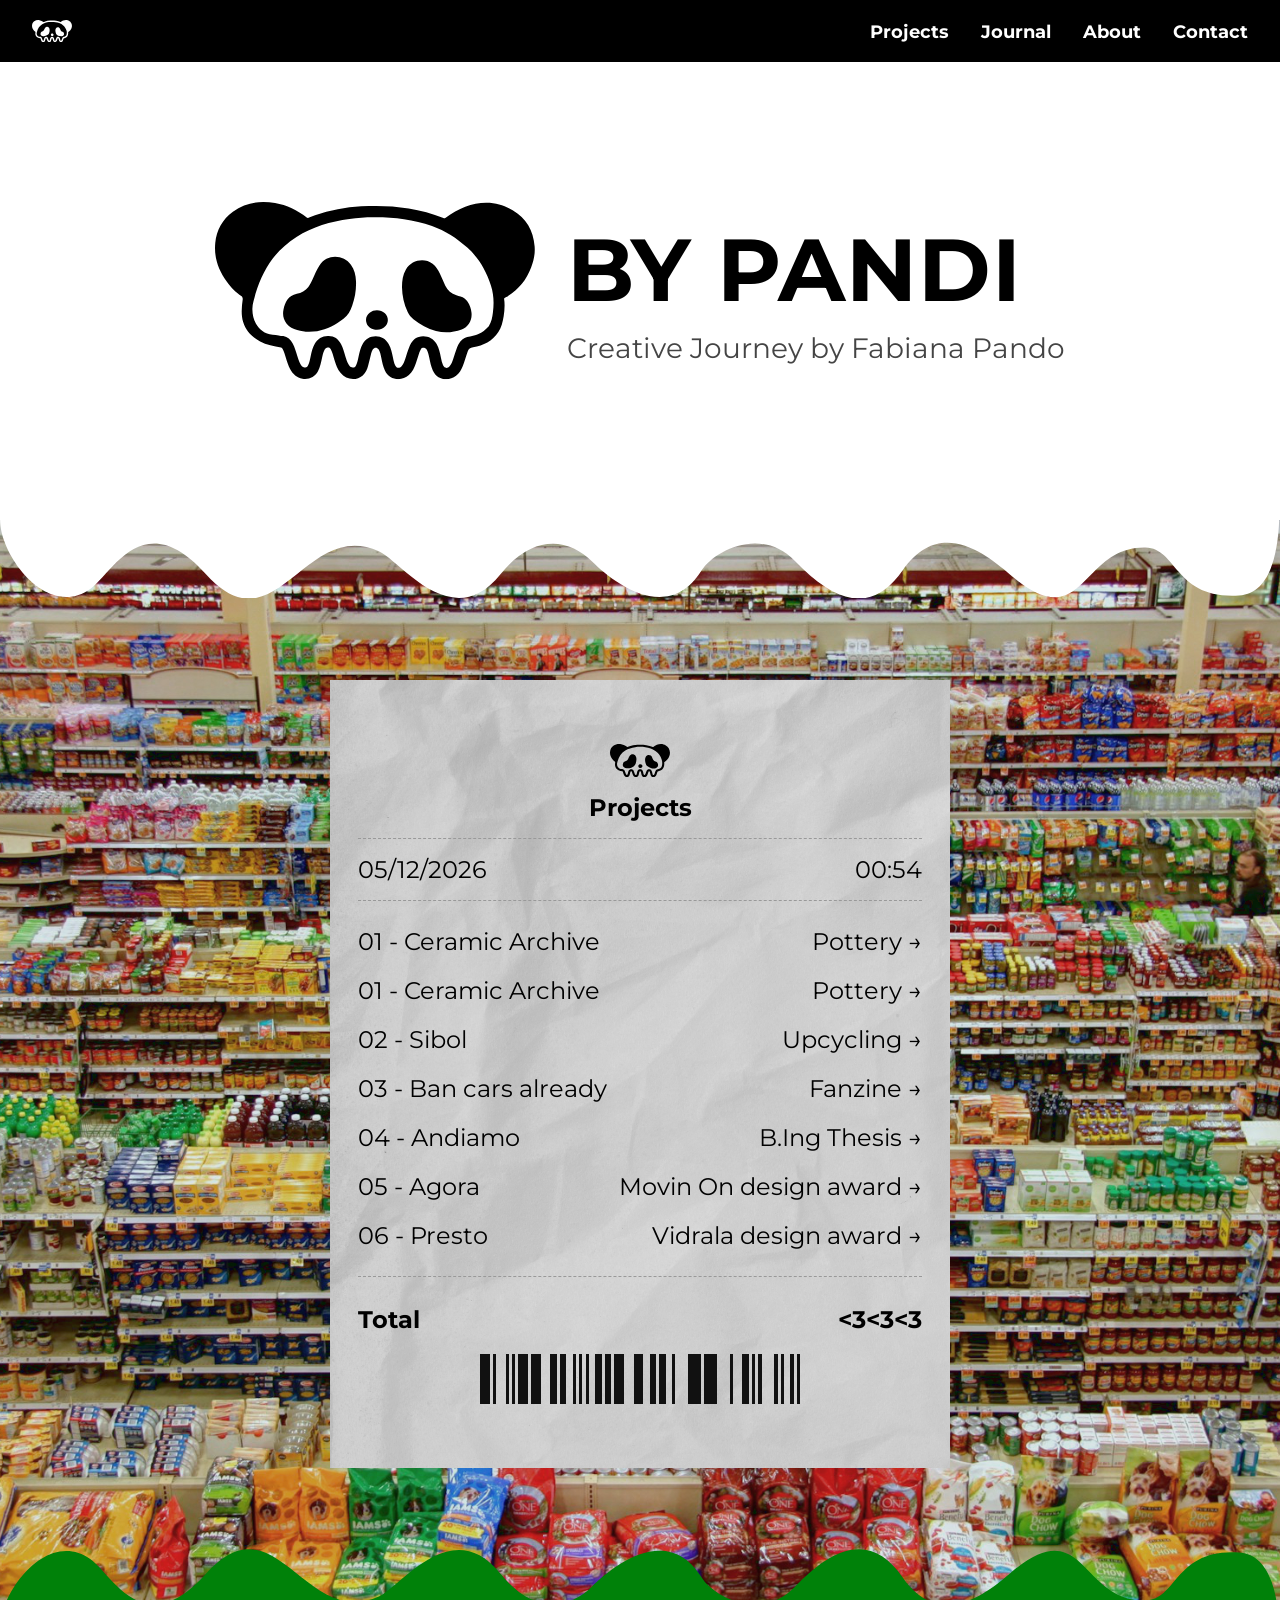
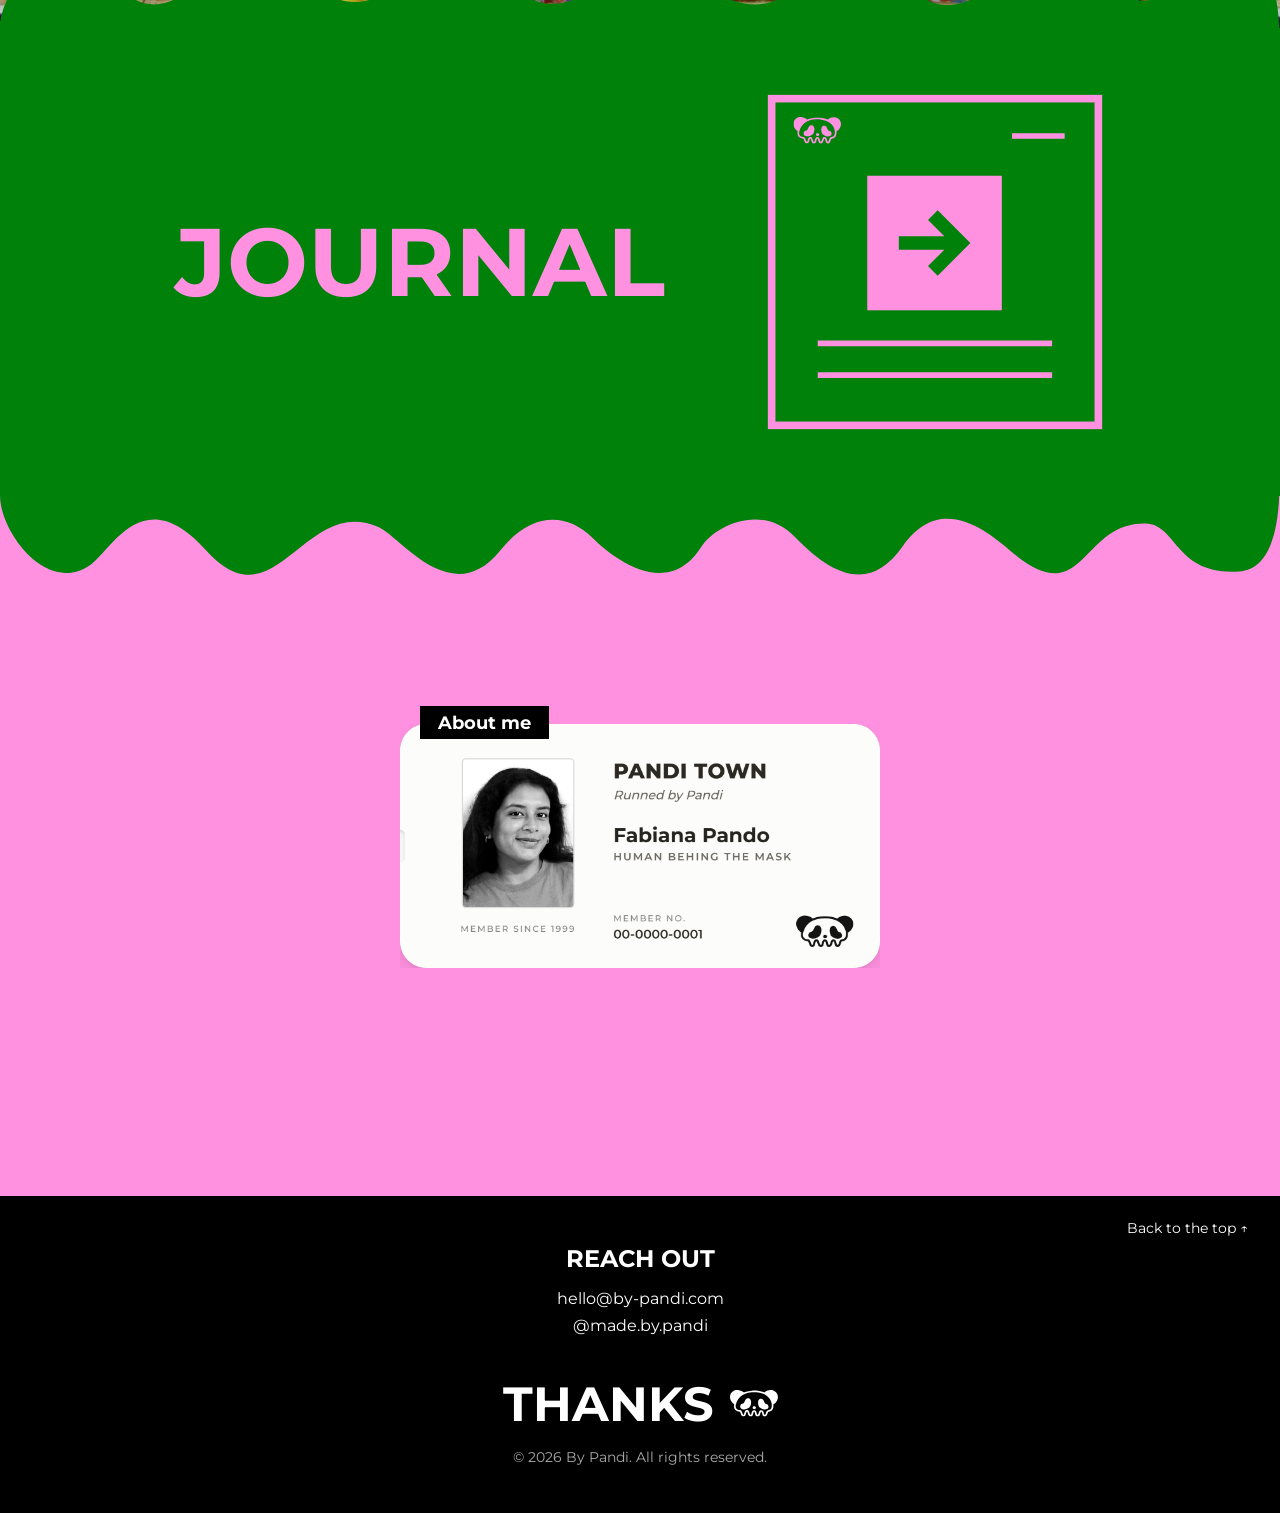
<file: index.html>
<!DOCTYPE html>
<html lang="en">
<head>
  <meta charset="UTF-8">
  <meta name="viewport" content="width=device-width, initial-scale=1.0">
  <title>By Pandi</title>

  <link rel="preconnect" href="https://fonts.googleapis.com">
  <link rel="preconnect" href="https://fonts.gstatic.com" crossorigin>
  <link href="https://fonts.googleapis.com/css2?family=Montserrat:wght@400;700&display=swap" rel="stylesheet">

  <link rel="stylesheet" href="styles.css">
  <link rel="icon" type="image/png" href="images/favicon.png">
</head>
<body>

  <!--
    ICON DEFINITIONS — defined once, reused everywhere via <use>.
    Both use fill="currentColor" so every place they're used can
    set its own color from CSS (color: ...) with no re-export needed.
  -->
  <svg class="icon-defs" xmlns="http://www.w3.org/2000/svg">
    <symbol id="pandi-logo" viewBox="0 0 1124 623">
      <path fill="currentColor" d="M472.14,59.493c-66.053,8.858 -129.097,26.963 -185.898,63.043c-75.227,47.784 -118.779,115.352 -144.049,200.171c-3.933,17.152 -11.169,35.941 -10.929,53.618c0.517,38.028 16.929,70.273 51.657,85.631c11.044,4.881 27.367,4.904 40.75,6.632c4.672,1.429 11.57,1.548 16.18,2.458c15.298,3.05 25.731,12.384 33.08,25.751c7.634,13.871 11.386,29.134 16.159,44.028c3.035,9.515 5.815,19.154 10.787,27.877c2.735,4.799 5.747,9.634 11.577,11.456c7.77,2.433 12.155,0.698 15.58,-6.623c4.743,-10.134 6.707,-21.103 8.985,-31.949c3.159,-15.075 6.588,-30.087 14.477,-43.545c10.216,-17.403 25.399,-26.251 45.748,-27.083c21.965,-0.902 36.493,9.486 46.263,28.185c7.466,14.278 11.109,29.917 16.089,45.086c2.859,8.729 5.452,17.601 10.235,25.536c2.865,4.742 5.887,9.469 11.881,11.059c7.279,1.939 11.156,0.437 14.523,-6.226c4.465,-8.876 6.373,-18.536 8.394,-28.148c3.499,-16.603 6.766,-33.341 15.544,-48.17c10.146,-17.163 25.226,-26.7 45.406,-26.68c20.194,0.023 35.251,9.643 45.331,26.822c8.734,14.857 11.919,31.618 15.311,48.244c1.839,9.004 3.629,18.025 7.415,26.48c4.737,10.554 14.861,12.036 22.717,3.378c6.817,-7.519 9.776,-16.957 13.061,-26.224c5.288,-14.902 8.901,-30.39 15.407,-44.877c6.546,-14.595 15.638,-26.97 31.803,-31.491c24.128,-6.756 50.126,2.279 62.889,25.202c8.513,15.273 11.868,32.154 15.307,49.017c1.779,8.727 3.596,17.477 7.282,25.668c4.691,10.404 15.116,11.883 22.903,3.363c6.884,-7.525 9.664,-17.041 12.942,-26.31c4.748,-13.427 8.179,-27.285 13.516,-40.51c2.915,-7.235 6.419,-14.172 11.277,-20.334c8.768,-11.106 19.992,-16.717 34.328,-17.923c9.305,-0.775 18.455,-4.158 27.411,-7.301c16.685,-5.847 25.534,-15.51 38.213,-28.264c9.837,-16.84 12.389,-30.405 14.498,-48.069c4.066,-34.107 3.156,-62.926 -7.06,-94.959c-16.895,-52.966 -41.727,-95.765 -83.023,-133.258c-36.928,-33.526 -77.128,-59.667 -123.955,-76.054c-31.972,-11.182 -64.819,-18.688 -98.354,-23.484c-32.575,-4.652 -65.278,-6.902 -101.349,-6.88c-28.12,-0.403 -59.31,1.498 -90.308,5.657m573.353,-30.266c47.954,28.11 72.725,70.757 77.2,126.09c2.14,26.482 -2.794,49.7 -12.319,74.51c-17.427,45.395 -41.865,73.388 -81.653,100.826c-2.278,1.567 -13.828,5.876 -13.265,9.396c3.131,19.48 1.712,41.659 -1.474,61.22c-3.496,21.403 -8.083,38.916 -18.643,55.157c-21.449,32.991 -51.778,46.437 -88.883,54.05c-9.666,1.984 -16.086,5.344 -18.785,14.857c-0.469,1.674 -1.255,3.266 -1.849,4.911c-5.412,15.121 -9.165,30.804 -15.33,45.677c-5.497,13.253 -12.354,25.57 -23.82,34.675c-25.43,20.187 -66.056,15.725 -81.601,-18.934c-6.353,-14.165 -9.256,-29.246 -12.426,-44.279c-2.029,-9.632 -3.858,-19.335 -8.661,-28.129c-3.065,-5.614 -7.73,-7.355 -13.911,-7.228c-5.313,0.103 -6.315,4.165 -8.176,7.459c-1.542,2.739 -2.777,5.696 -3.778,8.685c-4.227,12.599 -8.136,25.308 -12.487,37.871c-5.391,15.565 -12.127,30.408 -24.617,41.847c-24.68,22.59 -68.486,19.865 -84.59,-16.853c-6.239,-14.212 -9.179,-29.264 -12.378,-44.297c-2.143,-10.053 -4.026,-20.28 -9.665,-29.151c-4.988,-7.836 -14.518,-7.851 -19.695,-0.192c-2.863,4.244 -4.748,8.993 -5.978,13.909c-3.689,14.747 -6.78,29.656 -10.871,44.28c-3.528,12.608 -8.514,24.701 -18.822,33.63c-23.182,20.074 -58.534,15.894 -78.256,-9.179c-10.823,-13.757 -16.273,-29.985 -21.457,-46.348c-3.87,-12.208 -6.713,-24.783 -12.696,-36.233c-3.409,-6.519 -6.919,-7.671 -14.098,-5.54c-4.481,1.333 -6.596,4.838 -8.413,8.543c-4.016,8.17 -5.988,17.004 -7.865,25.838c-3.495,16.429 -6.721,32.927 -14.552,48.05c-10.255,19.804 -32.545,30.282 -54.55,26.229c-20.17,-3.714 -33.466,-15.883 -42.924,-33.159c-6.974,-12.717 -11.12,-26.538 -15.348,-40.319c-3.3,-10.731 -5.995,-21.709 -11.673,-31.546c-1.216,-2.094 -2.322,-4.28 -5.428,-4.811c-23.702,-4.074 -52.027,-9.222 -73.229,-20.759c-28.722,-15.643 -49.881,-36.667 -59.624,-68.349c-7.844,-25.514 -5.335,-54.174 -1.535,-80.219c0.455,-3.153 -1.394,-8.937 -3.744,-10.549c-22.039,-15.07 -36.087,-29.474 -51.911,-50.982c-29.645,-40.287 -45.722,-84.917 -40.85,-135.515c4.397,-45.689 24.793,-83.045 62.02,-110.15c44.508,-32.405 94.702,-39.76 147.962,-30.529c41.518,7.197 78.33,24.961 111.251,51.019c2.061,1.633 3.649,2.09 6.251,0.985c7.572,-3.223 15.246,-6.255 23.023,-8.948c52.547,-18.205 106.737,-27.979 162.167,-31.393c55.875,-3.443 111.509,-1.725 166.869,7.205c41.933,6.761 82.684,17.637 121.88,34.07c3.242,1.359 5.233,1.026 7.951,-1.082c43.705,-33.95 92.838,-52.868 142.143,-53.278c39.459,0.115 64.429,10.146 93.112,26.963"/>
      <path fill="currentColor" d="M599.859,435.024c10.845,-13.319 9.396,-32.335 -3.073,-44.101c-14.409,-13.604 -38.101,-14.608 -53.466,-2.083c-10.064,8.196 -14.749,18.994 -12.23,31.735c2.992,15.079 13.391,23.551 27.861,27.431c3.232,0.868 6.543,1.301 9.946,1.054c12.378,-0.105 23.032,-4.3 30.963,-14.037m76.936,-48.504c4.69,9.936 11.329,18.309 20.084,25.121c23.907,18.601 49.411,34.008 79.188,41.335c30.729,7.569 60.92,5.312 90.397,-5.534c23.421,-8.615 37.272,-32.675 34.556,-58.057c-1.5,-14.046 -5.885,-26.995 -13.639,-38.841c-6.092,-9.312 -14.166,-15.783 -25.037,-18.674c-4.851,-1.288 -9.603,-2.939 -14.409,-4.392c-17.984,-5.449 -30.584,-17.062 -38.978,-33.667c-7.067,-13.981 -12.326,-28.768 -19.222,-42.826c-6.358,-12.946 -13.751,-25.118 -25.537,-34.007c-29.589,-22.288 -74.433,-12.711 -93.576,19.91c-10.942,18.644 -13.512,39.138 -13.866,61.388c0.681,29.964 6.678,59.936 20.038,88.243m-245.326,37.907c6.798,-4.419 13.275,-9.343 19.865,-14.065c15.929,-11.429 24.099,-28.014 30.44,-45.812c9.952,-27.933 14.764,-56.73 13.523,-86.357c-0.87,-20.752 -5.535,-40.611 -17.98,-57.828c-24.207,-33.472 -81.74,-41.606 -110.959,3.321c-9.558,14.699 -16.01,30.93 -23.132,46.838c-4.343,9.701 -8.806,19.323 -15.337,27.843c-10.335,13.481 -24.646,20.618 -40.593,24.043c-30.235,6.499 -41.144,28.869 -46.695,55.5c-3.76,18.04 -0.544,35.049 11.045,50.036c9.448,12.225 22.483,18.285 36.927,22.02c14.665,3.794 29.479,6.534 41.228,6.18c39.705,0.187 71.817,-12.319 101.667,-31.721"/>
    </symbol>

    <!-- Wave shape: wavy on top, flat on bottom. Flip with .wave-flip when needed. -->
    <symbol id="wave-shape" viewBox="0 0 1634 102">
      <path fill="currentColor" d="M0.01,0.277c-0.904,45.354 59.721,128.642 115.508,88.623c27.83,-19.963 67.539,-107.129 147.075,-18.771c89.522,99.452 125.335,-71.589 221.029,-28.851c27.681,12.363 93.06,106.676 155.265,29.153c41.609,-51.855 87.098,-45.79 117.299,-15.927c23.625,23.361 95.372,82.283 139.55,11.058c15.017,-24.211 75.686,-57.139 119.087,-11.882c58.008,60.489 102.207,62.763 137.618,11.882c46.591,-66.947 104.373,-22.553 137.21,5.589c95.341,81.709 88.558,-36.774 172.869,-34.842c40.613,0.931 37.031,66.506 119.495,61.267c36.82,-2.339 49.22,-47.352 51.065,-96.648l-0,-0.928l-1633.071,0.277Z"/>
    </symbol>

    <!-- Simple arrow, used in the Journal teaser card -->
    <symbol id="arrow-icon" viewBox="0 0 24 24">
      <path fill="currentColor" d="M4 12h14m0 0l-6-6m6 6l-6 6" stroke="currentColor" stroke-width="2" fill="none" stroke-linecap="round" stroke-linejoin="round"/>
    </symbol>
  </svg>

  <!-- NAV BAR -->
  <header class="nav-bar">
    <div class="nav-bar-inner">
      <a href="index.html" class="nav-logo"><svg viewBox="0 0 1124 623" preserveAspectRatio="xMidYMid meet"><use href="#pandi-logo"></use></svg></a>
      <nav>
        <ul class="nav-links">
          <li><a href="#projects">Projects</a></li>
          <li><a href="journal.html">Journal</a></li>
          <li><a href="wip-template.html">About</a></li>
          <li><a href="#reach-out">Contact</a></li>
        </ul>
      </nav>
    </div>
  </header>

  <!-- HERO -->
  <section class="hero">
    <div class="hero-logo"><svg viewBox="0 0 1124 623" preserveAspectRatio="xMidYMid meet"><use href="#pandi-logo"></use></svg></div>
    <div>
      <h1 class="hero-title">BY PANDI</h1>
      <p class="hero-tagline">Creative Journey by Fabiana Pando</p>
    </div>
  </section>

  <!-- RECEIPT SECTION -->
  <section class="receipt-section" id="projects">

    <!-- Top wave: white, matching the hero section above -->
    <svg class="wave" style="color: var(--color-white); position: absolute; top: -1px; left: 0;" viewBox="0 0 1634 102">
      <use href="#wave-shape"></use>
    </svg>

    <div class="receipt-card">
      <div class="receipt-logo"><svg viewBox="0 0 1124 623" preserveAspectRatio="xMidYMid meet"><use href="#pandi-logo"></use></svg></div>
      <p class="receipt-heading">Projects</p>

      <div class="receipt-rule"></div>

      <div class="receipt-meta-row">
        <span id="receipt-date"></span>
        <span id="receipt-time"></span>
      </div>

      <div class="receipt-rule"></div>

      <!--
        PROJECT ROWS
        TO ADD A NEW ROW LATER: copy one whole .receipt-row block,
        change the text and href. No CSS changes needed.
      -->
      <a href="ceramic-archive.html" class="receipt-row">
        <span>01 - Ceramic Archive</span>
        <span>Pottery →</span>
      </a>
      <a href="ceramic-archive.html" class="receipt-row">
        <span>01 - Ceramic Archive</span>
        <span>Pottery →</span>
      </a>
      <a href="wip-template.html" class="receipt-row">
        <span>02 - Sibol</span>
        <span>Upcycling →</span>
      </a>
      <a href="ban-cars-already.html" class="receipt-row">
        <span>03 - Ban cars already </span>
        <span>Fanzine →</span>
      </a>
      <a href="andiamo.html" class="receipt-row">
        <span>04 - Andiamo</span>
        <span>B.Ing Thesis →</span>
      </a>
      <a href="https://www.behance.net/gallery/151629677/AGORA-Delivering-Culture" target="_blank" rel="noopener" class="receipt-row">
        <span>05 - Agora</span>
        <span>Movin On design award →</span>
      </a>
      <a href="wip-template.html" class="receipt-row">
        <span>06 - Presto</span>
        <span>Vidrala design award →</span>
      </a>

      <div class="receipt-rule"></div>

      <div class="receipt-total-row">
        <span>Total</span>
        <span>&lt;3&lt;3&lt;3</span>
      </div>

      <div class="receipt-barcode"></div>
    </div>

    <!-- Bottom wave: green, matching the Journal teaser section below. Flipped so it curves the opposite way. -->
    <svg class="wave wave-flip" style="color: var(--color-green); position: absolute; bottom: -1px; left: 0;" viewBox="0 0 1634 102">
      <use href="#wave-shape"></use>
    </svg>

  </section>

  <!-- JOURNAL TEASER -->
  <section class="journal-teaser-section">
    <div class="journal-teaser-inner">
      <a href="journal.html" class="journal-teaser-title">JOURNAL</a>

      <a href="journal.html" class="journal-teaser-card">
        <svg viewBox="0 0 357.75 357.75" xmlns="http://www.w3.org/2000/svg">
          <!-- Outer square border -->
          <rect x="7" y="7" width="343.75" height="343.75" fill="none" stroke="var(--color-pink)" stroke-width="8"/>

          <!-- Panda logo, top-left corner -->
          <use href="#pandi-logo" x="30" y="25" width="50" height="30.5" style="color: var(--color-pink);"></use>

          <!-- Small dash, top-right -->
          <path d="M 259.9 46.3 L 315.3 46.3" stroke="var(--color-pink)" stroke-width="6" stroke-linecap="butt"/>

          <!-- Arrow box + arrow, grouped so they can scale together on hover -->
          <g class="teaser-arrow-group">
            <rect x="107.6" y="88.1" width="141.6" height="141.6" fill="var(--color-pink)"/>
            <path fill="var(--color-green)" d="M 181.664062 193.324219 L 171.542969 183.199219 L 188.683594 166.058594 L 140.824219 166.058594 L 140.824219 151.742188 L 188.683594 151.742188 L 171.542969 134.601562 L 181.664062 124.480469 L 216.085938 158.902344 Z"/>
          </g>

          <!-- Two lines near the bottom -->
          <path d="M 55.5 264.6 L 302.1 264.6" stroke="var(--color-pink)" stroke-width="6"/>
          <path d="M 55.5 297.9 L 302.1 297.9" stroke="var(--color-pink)" stroke-width="6"/>
        </svg>
      </a>
    </div>
  </section>

   <!-- ABOUT TEASER -->
  <a href="wip-template.html" class="about-teaser">
    <!-- Top wave: green, matching the Journal section above, bumps hang down into this pink section -->
    <svg class="wave" style="color: var(--color-green); position: absolute; top: -1px; left: 0;" viewBox="0 0 1634 102">
    <use href="#wave-shape"></use>
    </svg>

    <div class="about-teaser-card">
      <span class="about-teaser-label">About me</span>
      <img src="images/pandi-town-id.png" alt="Pandi Town ID card" class="about-teaser-image">
    </div>
  </a>

  <!-- FOOTER -->
  <footer class="site-footer" id="reach-out">
    <a href="#" class="back-to-top">Back to the top ↑</a>

    <p class="reach-out-heading">REACH OUT</p>
    <p class="reach-out-line"><a href="mailto:hello@by-pandi.com">hello@by-pandi.com</a></p>
    <p class="reach-out-line"><a href="https://www.instagram.com/made.by.pandi/" target="_blank" rel="noopener">@made.by.pandi</a></p>

    <div class="thanks-heading">
      THANKS
      <div class="thanks-logo"><svg viewBox="0 0 1124 623" preserveAspectRatio="xMidYMid meet"><use href="#pandi-logo"></use></svg></div>
    </div>

    <p class="copyright">© 2026 By Pandi. All rights reserved.</p>
  </footer>

  <script>
    // Live date/time in the receipt header, same idea as before
    const now = new Date();
    document.getElementById('receipt-date').textContent = now.toLocaleDateString('en-GB');
    document.getElementById('receipt-time').textContent = now.toLocaleTimeString('en-GB', { hour: '2-digit', minute: '2-digit' });

    // "Back to the top" scrolls smoothly instead of jumping
    document.querySelector('.back-to-top').addEventListener('click', function (e) {
      e.preventDefault();
      window.scrollTo({ top: 0, behavior: 'smooth' });
    });
  </script>

</body>
</html>
</file>
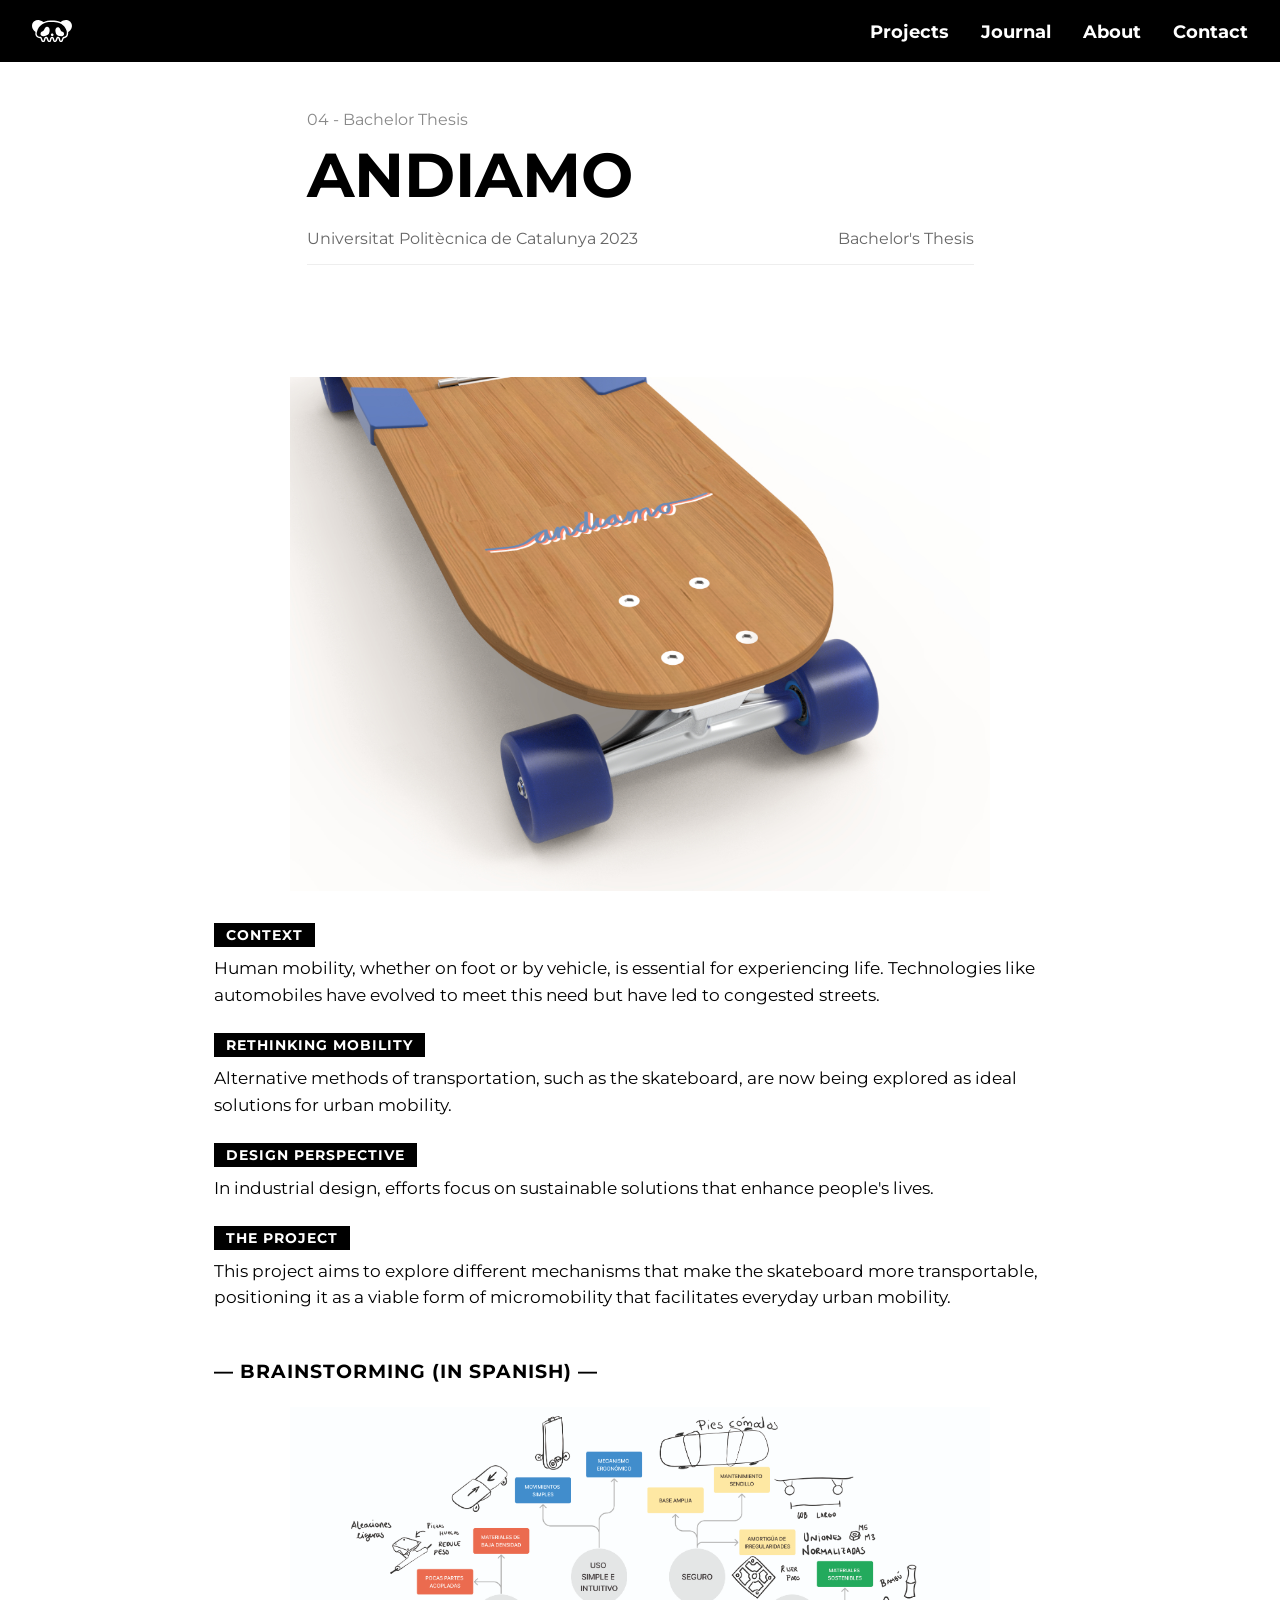
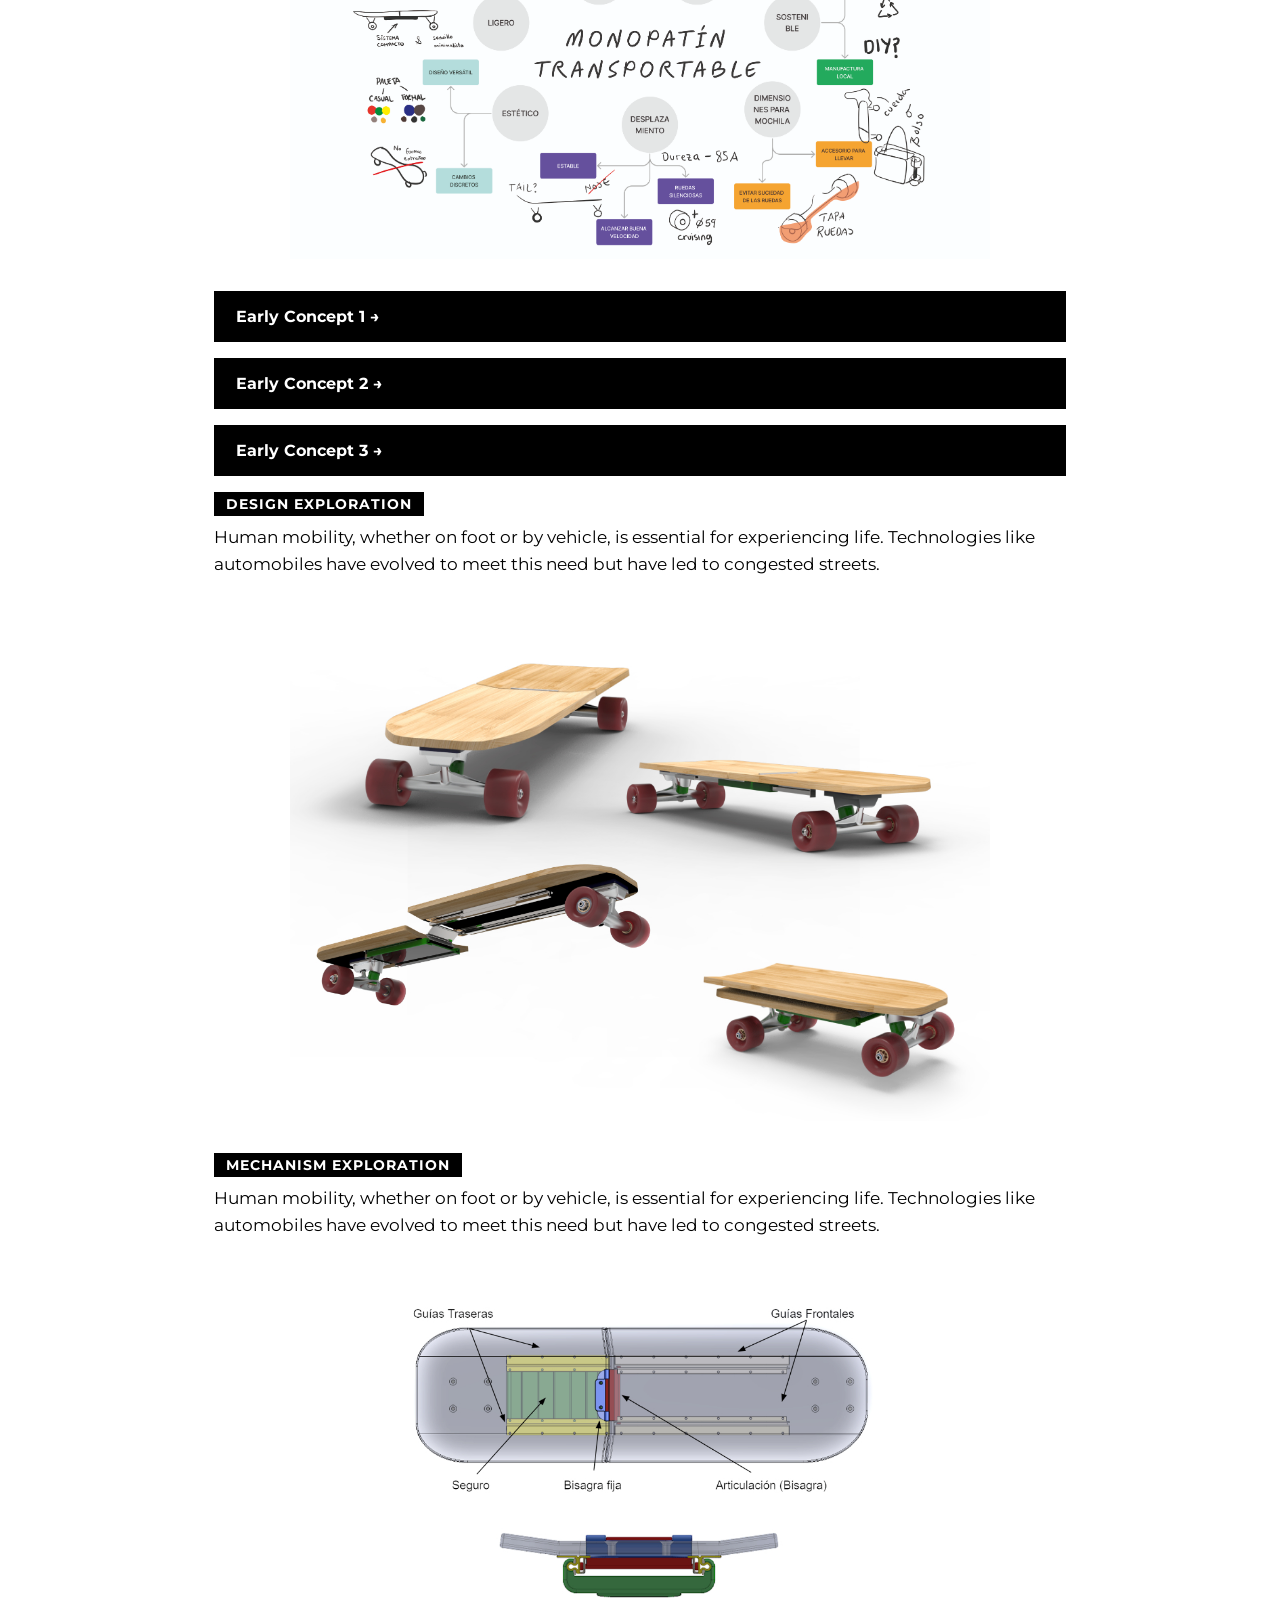
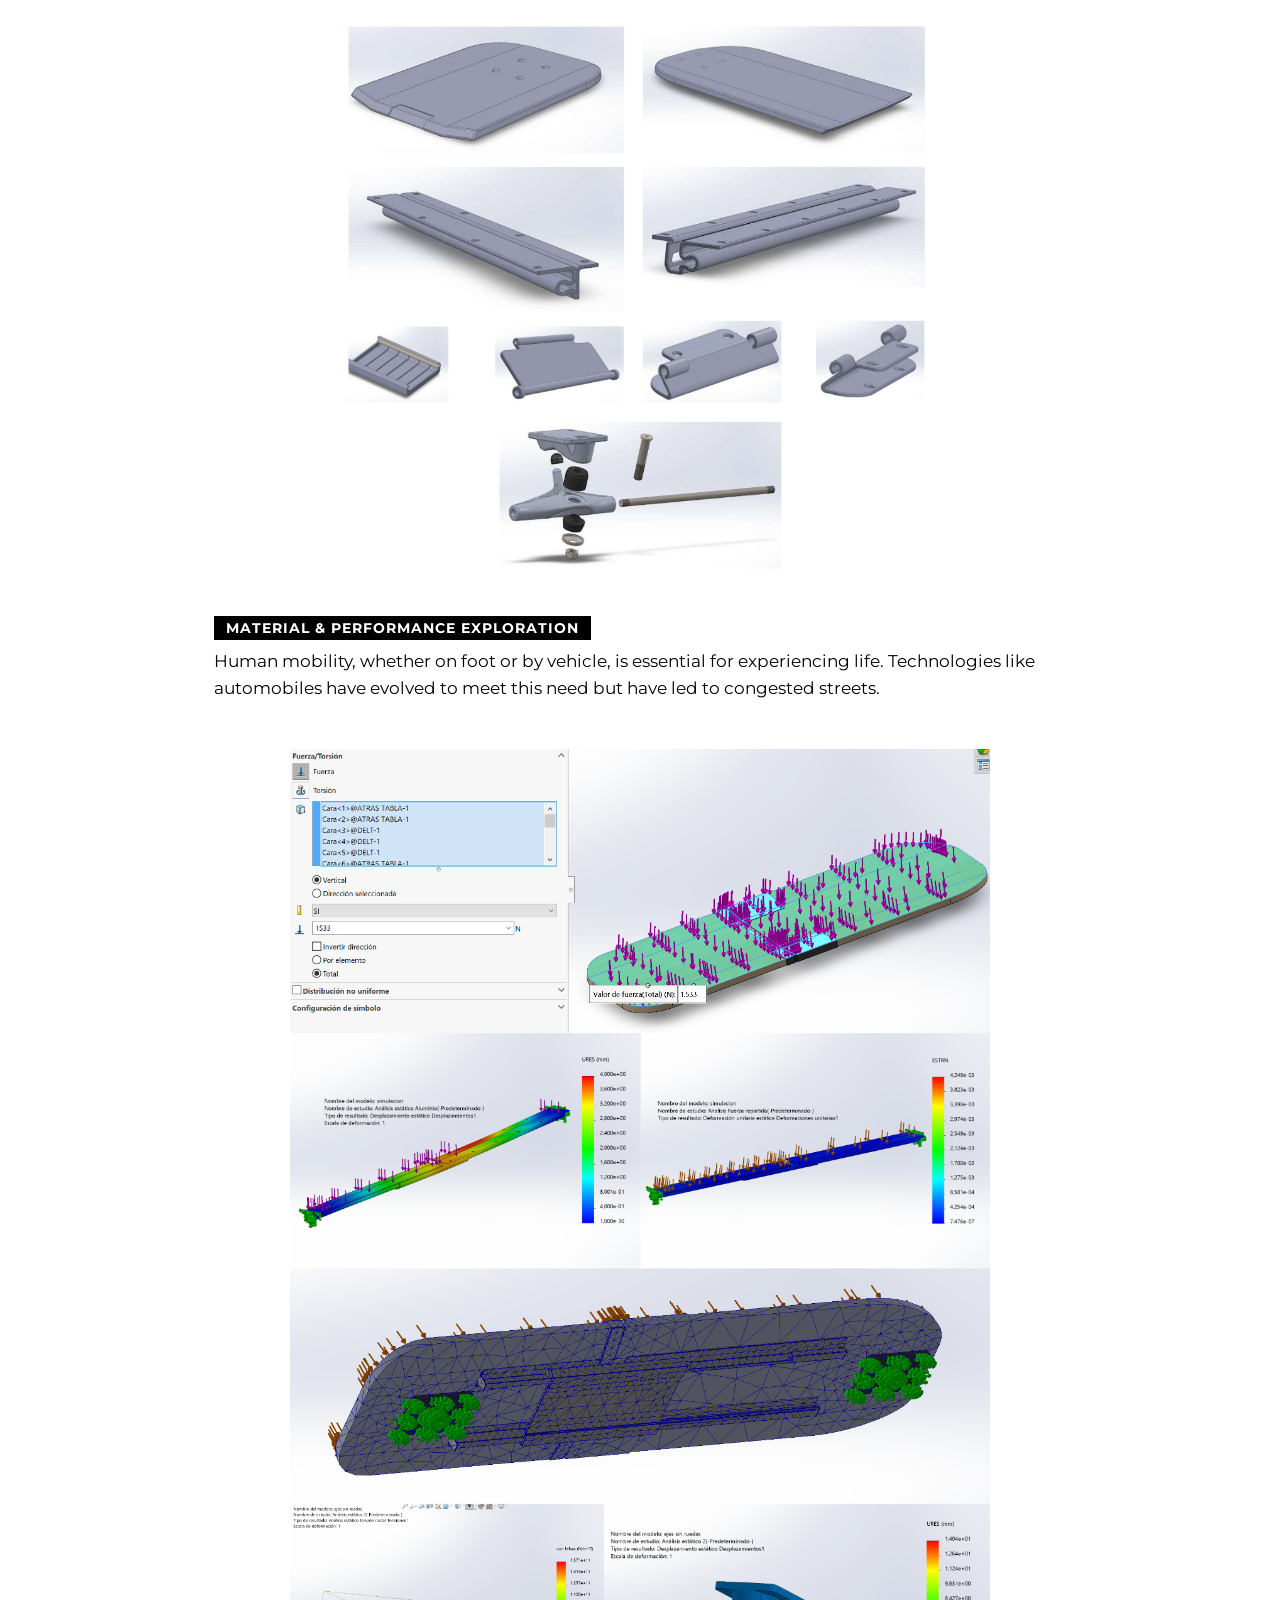
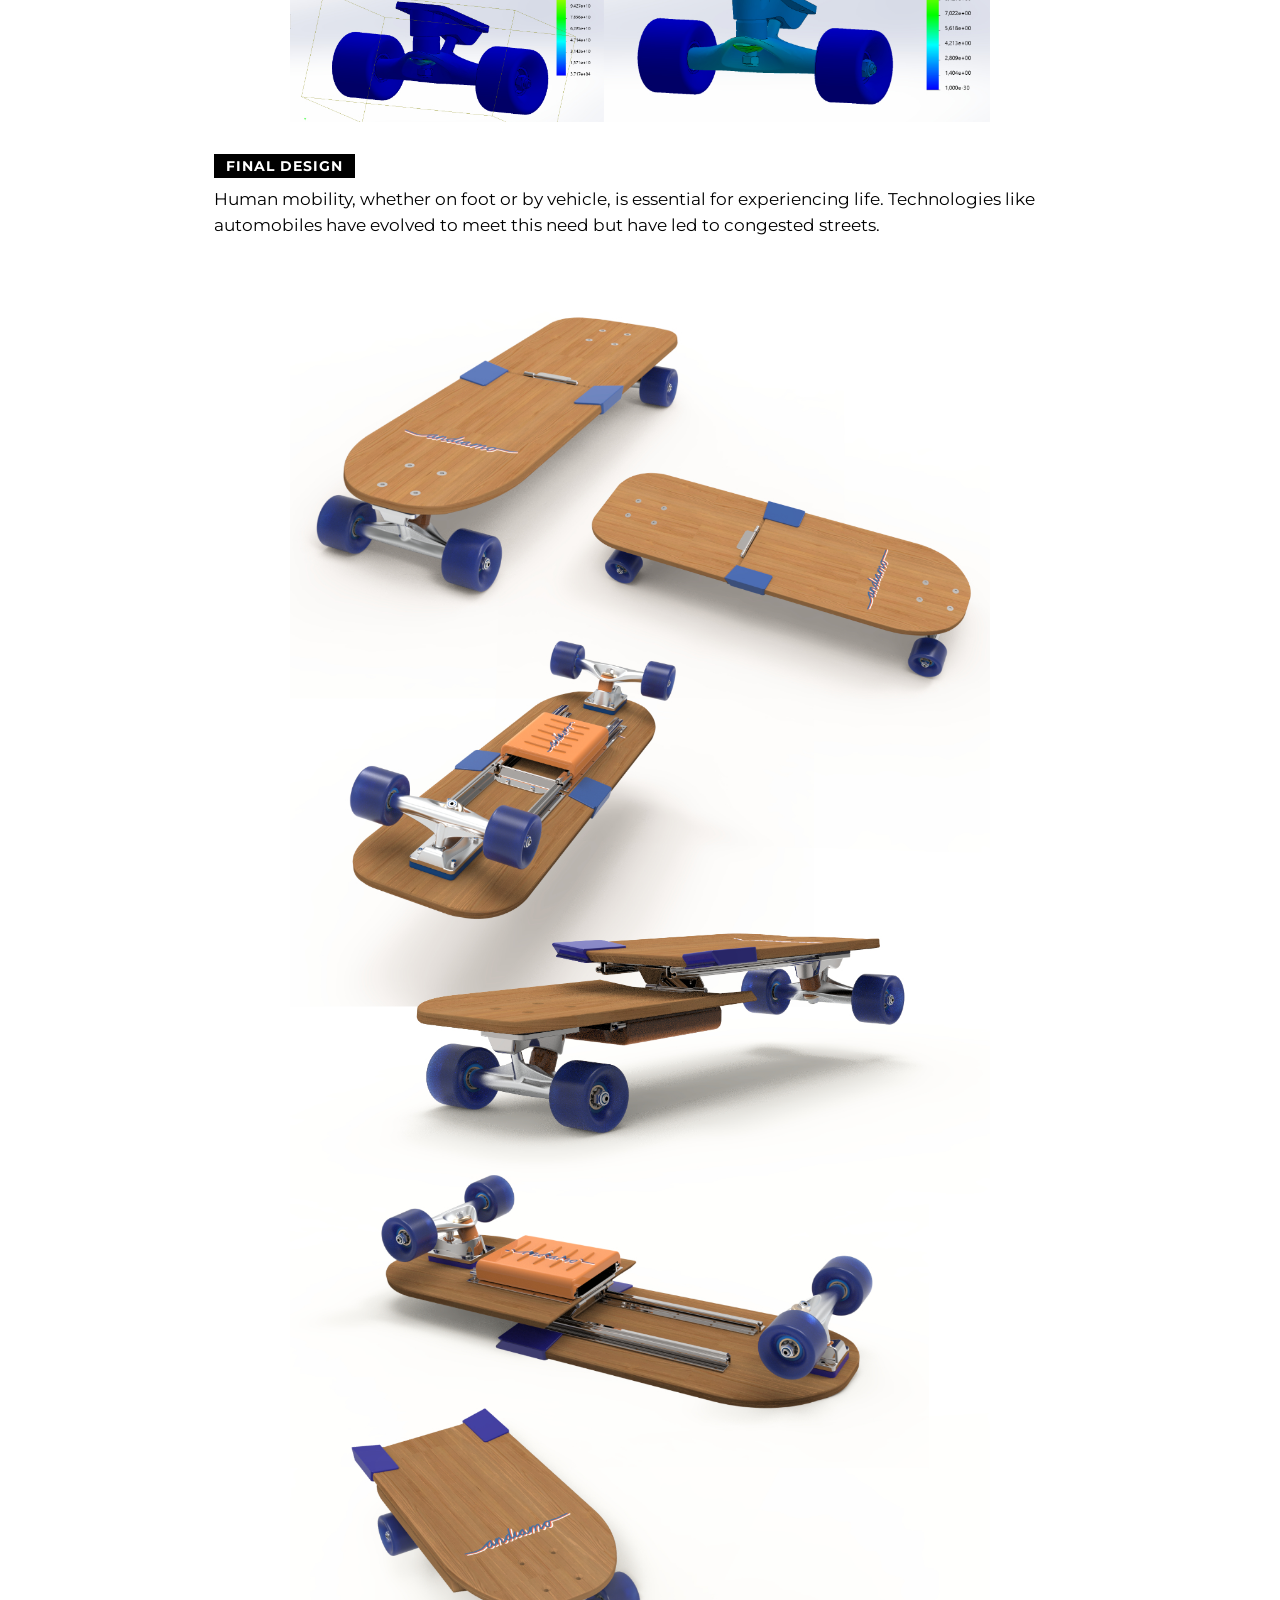
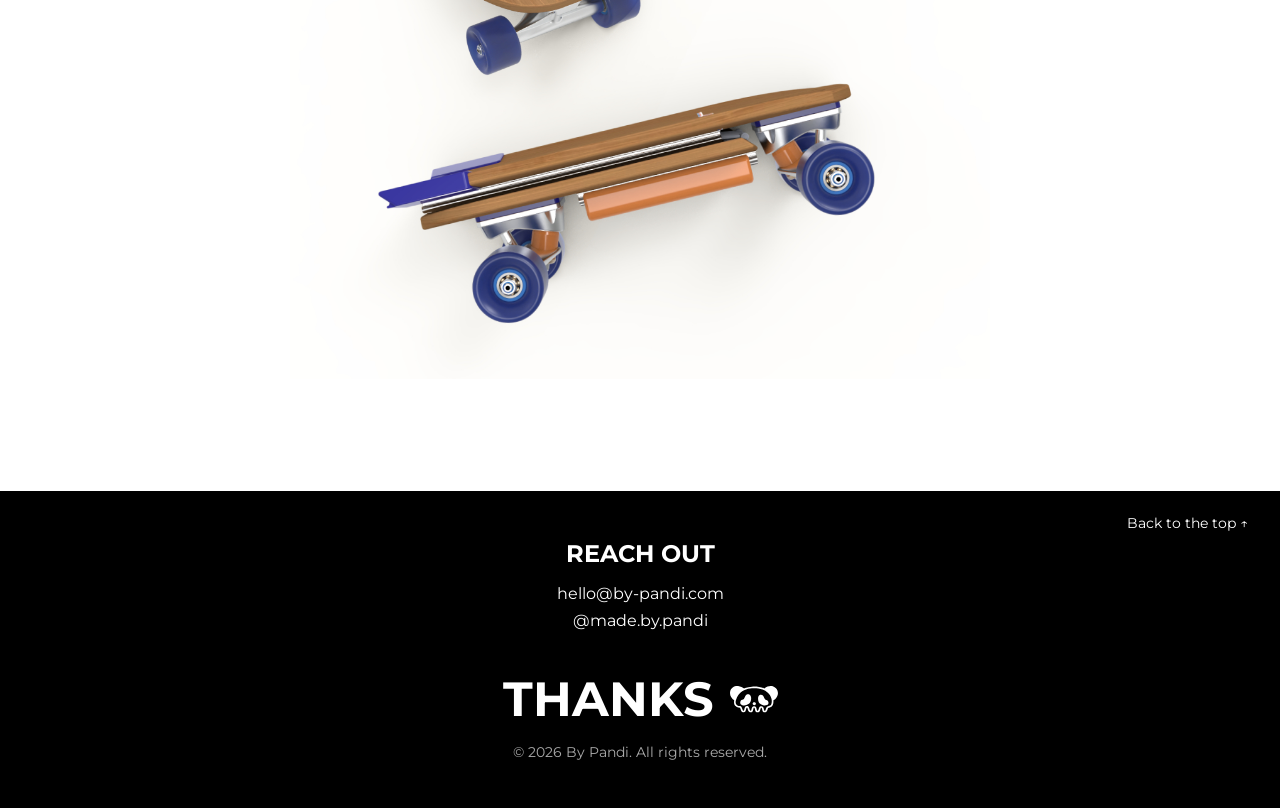
<file: andiamo.html>
<!DOCTYPE html>
<html lang="en">
<head>
  <meta charset="UTF-8">
  <meta name="viewport" content="width=device-width, initial-scale=1.0">
  <title>Andiamo — By Pandi</title>

  <link rel="preconnect" href="https://fonts.googleapis.com">
  <link rel="preconnect" href="https://fonts.gstatic.com" crossorigin>
  <link href="https://fonts.googleapis.com/css2?family=Montserrat:wght@400;700&display=swap" rel="stylesheet">

  <link rel="stylesheet" href="styles.css">
  <link rel="icon" type="image/png" href="images/favicon.png">
</head>
<body>

  <svg class="icon-defs" xmlns="http://www.w3.org/2000/svg">
    <symbol id="pandi-logo" viewBox="0 0 1124 623">
      <path fill="currentColor" d="M472.14,59.493c-66.053,8.858 -129.097,26.963 -185.898,63.043c-75.227,47.784 -118.779,115.352 -144.049,200.171c-3.933,17.152 -11.169,35.941 -10.929,53.618c0.517,38.028 16.929,70.273 51.657,85.631c11.044,4.881 27.367,4.904 40.75,6.632c4.672,1.429 11.57,1.548 16.18,2.458c15.298,3.05 25.731,12.384 33.08,25.751c7.634,13.871 11.386,29.134 16.159,44.028c3.035,9.515 5.815,19.154 10.787,27.877c2.735,4.799 5.747,9.634 11.577,11.456c7.77,2.433 12.155,0.698 15.58,-6.623c4.743,-10.134 6.707,-21.103 8.985,-31.949c3.159,-15.075 6.588,-30.087 14.477,-43.545c10.216,-17.403 25.399,-26.251 45.748,-27.083c21.965,-0.902 36.493,9.486 46.263,28.185c7.466,14.278 11.109,29.917 16.089,45.086c2.859,8.729 5.452,17.601 10.235,25.536c2.865,4.742 5.887,9.469 11.881,11.059c7.279,1.939 11.156,0.437 14.523,-6.226c4.465,-8.876 6.373,-18.536 8.394,-28.148c3.499,-16.603 6.766,-33.341 15.544,-48.17c10.146,-17.163 25.226,-26.7 45.406,-26.68c20.194,0.023 35.251,9.643 45.331,26.822c8.734,14.857 11.919,31.618 15.311,48.244c1.839,9.004 3.629,18.025 7.415,26.48c4.737,10.554 14.861,12.036 22.717,3.378c6.817,-7.519 9.776,-16.957 13.061,-26.224c5.288,-14.902 8.901,-30.39 15.407,-44.877c6.546,-14.595 15.638,-26.97 31.803,-31.491c24.128,-6.756 50.126,2.279 62.889,25.202c8.513,15.273 11.868,32.154 15.307,49.017c1.779,8.727 3.596,17.477 7.282,25.668c4.691,10.404 15.116,11.883 22.903,3.363c6.884,-7.525 9.664,-17.041 12.942,-26.31c4.748,-13.427 8.179,-27.285 13.516,-40.51c2.915,-7.235 6.419,-14.172 11.277,-20.334c8.768,-11.106 19.992,-16.717 34.328,-17.923c9.305,-0.775 18.455,-4.158 27.411,-7.301c16.685,-5.847 25.534,-15.51 38.213,-28.264c9.837,-16.84 12.389,-30.405 14.498,-48.069c4.066,-34.107 3.156,-62.926 -7.06,-94.959c-16.895,-52.966 -41.727,-95.765 -83.023,-133.258c-36.928,-33.526 -77.128,-59.667 -123.955,-76.054c-31.972,-11.182 -64.819,-18.688 -98.354,-23.484c-32.575,-4.652 -65.278,-6.902 -101.349,-6.88c-28.12,-0.403 -59.31,1.498 -90.308,5.657m573.353,-30.266c47.954,28.11 72.725,70.757 77.2,126.09c2.14,26.482 -2.794,49.7 -12.319,74.51c-17.427,45.395 -41.865,73.388 -81.653,100.826c-2.278,1.567 -13.828,5.876 -13.265,9.396c3.131,19.48 1.712,41.659 -1.474,61.22c-3.496,21.403 -8.083,38.916 -18.643,55.157c-21.449,32.991 -51.778,46.437 -88.883,54.05c-9.666,1.984 -16.086,5.344 -18.785,14.857c-0.469,1.674 -1.255,3.266 -1.849,4.911c-5.412,15.121 -9.165,30.804 -15.33,45.677c-5.497,13.253 -12.354,25.57 -23.82,34.675c-25.43,20.187 -66.056,15.725 -81.601,-18.934c-6.353,-14.165 -9.256,-29.246 -12.426,-44.279c-2.029,-9.632 -3.858,-19.335 -8.661,-28.129c-3.065,-5.614 -7.73,-7.355 -13.911,-7.228c-5.313,0.103 -6.315,4.165 -8.176,7.459c-1.542,2.739 -2.777,5.696 -3.778,8.685c-4.227,12.599 -8.136,25.308 -12.487,37.871c-5.391,15.565 -12.127,30.408 -24.617,41.847c-24.68,22.59 -68.486,19.865 -84.59,-16.853c-6.239,-14.212 -9.179,-29.264 -12.378,-44.297c-2.143,-10.053 -4.026,-20.28 -9.665,-29.151c-4.988,-7.836 -14.518,-7.851 -19.695,-0.192c-2.863,4.244 -4.748,8.993 -5.978,13.909c-3.689,14.747 -6.78,29.656 -10.871,44.28c-3.528,12.608 -8.514,24.701 -18.822,33.63c-23.182,20.074 -58.534,15.894 -78.256,-9.179c-10.823,-13.757 -16.273,-29.985 -21.457,-46.348c-3.87,-12.208 -6.713,-24.783 -12.696,-36.233c-3.409,-6.519 -6.919,-7.671 -14.098,-5.54c-4.481,1.333 -6.596,4.838 -8.413,8.543c-4.016,8.17 -5.988,17.004 -7.865,25.838c-3.495,16.429 -6.721,32.927 -14.552,48.05c-10.255,19.804 -32.545,30.282 -54.55,26.229c-20.17,-3.714 -33.466,-15.883 -42.924,-33.159c-6.974,-12.717 -11.12,-26.538 -15.348,-40.319c-3.3,-10.731 -5.995,-21.709 -11.673,-31.546c-1.216,-2.094 -2.322,-4.28 -5.428,-4.811c-23.702,-4.074 -52.027,-9.222 -73.229,-20.759c-28.722,-15.643 -49.881,-36.667 -59.624,-68.349c-7.844,-25.514 -5.335,-54.174 -1.535,-80.219c0.455,-3.153 -1.394,-8.937 -3.744,-10.549c-22.039,-15.07 -36.087,-29.474 -51.911,-50.982c-29.645,-40.287 -45.722,-84.917 -40.85,-135.515c4.397,-45.689 24.793,-83.045 62.02,-110.15c44.508,-32.405 94.702,-39.76 147.962,-30.529c41.518,7.197 78.33,24.961 111.251,51.019c2.061,1.633 3.649,2.09 6.251,0.985c7.572,-3.223 15.246,-6.255 23.023,-8.948c52.547,-18.205 106.737,-27.979 162.167,-31.393c55.875,-3.443 111.509,-1.725 166.869,7.205c41.933,6.761 82.684,17.637 121.88,34.07c3.242,1.359 5.233,1.026 7.951,-1.082c43.705,-33.95 92.838,-52.868 142.143,-53.278c39.459,0.115 64.429,10.146 93.112,26.963"/>
      <path fill="currentColor" d="M599.859,435.024c10.845,-13.319 9.396,-32.335 -3.073,-44.101c-14.409,-13.604 -38.101,-14.608 -53.466,-2.083c-10.064,8.196 -14.749,18.994 -12.23,31.735c2.992,15.079 13.391,23.551 27.861,27.431c3.232,0.868 6.543,1.301 9.946,1.054c12.378,-0.105 23.032,-4.3 30.963,-14.037m76.936,-48.504c4.69,9.936 11.329,18.309 20.084,25.121c23.907,18.601 49.411,34.008 79.188,41.335c30.729,7.569 60.92,5.312 90.397,-5.534c23.421,-8.615 37.272,-32.675 34.556,-58.057c-1.5,-14.046 -5.885,-26.995 -13.639,-38.841c-6.092,-9.312 -14.166,-15.783 -25.037,-18.674c-4.851,-1.288 -9.603,-2.939 -14.409,-4.392c-17.984,-5.449 -30.584,-17.062 -38.978,-33.667c-7.067,-13.981 -12.326,-28.768 -19.222,-42.826c-6.358,-12.946 -13.751,-25.118 -25.537,-34.007c-29.589,-22.288 -74.433,-12.711 -93.576,19.91c-10.942,18.644 -13.512,39.138 -13.866,61.388c0.681,29.964 6.678,59.936 20.038,88.243m-245.326,37.907c6.798,-4.419 13.275,-9.343 19.865,-14.065c15.929,-11.429 24.099,-28.014 30.44,-45.812c9.952,-27.933 14.764,-56.73 13.523,-86.357c-0.87,-20.752 -5.535,-40.611 -17.98,-57.828c-24.207,-33.472 -81.74,-41.606 -110.959,3.321c-9.558,14.699 -16.01,30.93 -23.132,46.838c-4.343,9.701 -8.806,19.323 -15.337,27.843c-10.335,13.481 -24.646,20.618 -40.593,24.043c-30.235,6.499 -41.144,28.869 -46.695,55.5c-3.76,18.04 -0.544,35.049 11.045,50.036c9.448,12.225 22.483,18.285 36.927,22.02c14.665,3.794 29.479,6.534 41.228,6.18c39.705,0.187 71.817,-12.319 101.667,-31.721"/>
    </symbol>
  </svg>

  <!-- NAV BAR -->
  <header class="nav-bar">
    <div class="nav-bar-inner">
      <a href="index.html" class="nav-logo"><svg viewBox="0 0 1124 623" preserveAspectRatio="xMidYMid meet"><use href="#pandi-logo"></use></svg></a>
      <nav>
        <ul class="nav-links">
          <li><a href="index.html#projects">Projects</a></li>
          <li><a href="journal.html">Journal</a></li>
          <li><a href="wip-template.html">About</a></li>
          <li><a href="#reach-out">Contact</a></li>
        </ul>
      </nav>
    </div>
  </header>

  <div class="archive-header">
    <p class="project-tag">04 - Bachelor Thesis</p>
    <h1 class="project-title">ANDIAMO    </h1>
    <div class="project-meta">
      <span>Universitat Politècnica de Catalunya 2023</span>
      <span>Bachelor's Thesis</span>
    </div>
  </div>

  <div class="project-page">

    <img src="images/andiamo1.jpg" alt="" class="project-doodle">

    <div class="info-block">
      <div class="info-row">
        <span class="info-label">Context</span>
        <p class="info-text">Human mobility, whether on foot or by vehicle, is essential for experiencing life. Technologies like automobiles have evolved to meet this need but have led to congested streets.</p>
      </div>
      <div class="info-row">
        <span class="info-label">Rethinking Mobility</span>
        <p class="info-text">Alternative methods of transportation, such as the skateboard, are now being explored as ideal solutions for urban mobility.</p>
      </div>
      <div class="info-row">
        <span class="info-label">Design Perspective</span>
        <p class="info-text">In industrial design, efforts focus on sustainable solutions that enhance people's lives.</p>
      </div>
      <div class="info-row">
        <span class="info-label">The Project</span>
        <p class="info-text">This project aims to explore different mechanisms that make the skateboard more transportable, positioning it as a viable form of micromobility that facilitates everyday urban mobility.</p>
      </div>
    </div>

    <p class="section-label">— Brainstorming (in Spanish) —</p>

    <img src="images/andiamo-brainstorming.jpg" alt="" class="project-doodle">

    <div class="accordion-item accordion-pink">
  <button class="accordion-header">Early Concept 1 <span class="arrow">→</span></button>
  <div class="accordion-content">
    <img src="images/andiamo-boceto-1.jpg" alt="Draft 1">
  </div>
</div>

<div class="accordion-item accordion-green">
  <button class="accordion-header">Early Concept 2 <span class="arrow">→</span></button>
  <div class="accordion-content">
    <img src="images/andiamo-boceto-2.jpg" alt="Draft 2">
  </div>
</div>

<div class="accordion-item accordion-red">
  <button class="accordion-header">Early Concept 3 <span class="arrow">→</span></button>
  <div class="accordion-content">
    <img src="images/andiamo-boceto-3.jpg" alt="Draft 3">
  </div>
</div>

    <div class="info-block">
      <div class="info-row">
        <span class="info-label">Design Exploration</span>
        <p class="info-text">Human mobility, whether on foot or by vehicle, is essential for experiencing life. Technologies like automobiles have evolved to meet this need but have led to congested streets.</p>
      </div>
    </div>
    <img src="images/andiamo-render-1.jpg" alt="" class="project-doodle">

    <div class="info-block">
      <div class="info-row">
        <span class="info-label">Mechanism Exploration</span>
        <p class="info-text">Human mobility, whether on foot or by vehicle, is essential for experiencing life. Technologies like automobiles have evolved to meet this need but have led to congested streets.</p>
      </div>
    </div>
    <img src="images/andiamo-3D.jpg" alt="" class="project-doodle">

    <div class="info-block">
      <div class="info-row">
        <span class="info-label">Material & Performance Exploration</span>
        <p class="info-text">Human mobility, whether on foot or by vehicle, is essential for experiencing life. Technologies like automobiles have evolved to meet this need but have led to congested streets.</p>
      </div>
    </div>
    <img src="images/andiamo-mechanics.jpg" alt="" class="project-doodle">

    <div class="info-block">
      <div class="info-row">
        <span class="info-label">Final Design</span>
        <p class="info-text">Human mobility, whether on foot or by vehicle, is essential for experiencing life. Technologies like automobiles have evolved to meet this need but have led to congested streets.</p>
      </div>
    </div>
    <img src="images/andiamo-renders-final.jpg" alt="" class="project-doodle">

  </div>

  <!-- FOOTER -->
  <footer class="site-footer" id="reach-out">
    <a href="#" class="back-to-top">Back to the top ↑</a>

    <p class="reach-out-heading">REACH OUT</p>
    <p class="reach-out-line"><a href="mailto:hello@by-pandi.com">hello@by-pandi.com</a></p>
    <p class="reach-out-line"><a href="https://www.instagram.com/made.by.pandi/" target="_blank" rel="noopener">@made.by.pandi</a></p>

    <div class="thanks-heading">
      THANKS
      <div class="thanks-logo"><svg viewBox="0 0 1124 623" preserveAspectRatio="xMidYMid meet"><use href="#pandi-logo"></use></svg></div>
    </div>

    <p class="copyright">© 2026 By Pandi. All rights reserved.</p>
  </footer>

  <script src="accordion.js"></script>
  <script>
    document.querySelector('.back-to-top').addEventListener('click', function (e) {
      e.preventDefault();
      window.scrollTo({ top: 0, behavior: 'smooth' });
    });
  </script>

</body>
</html>
</file>
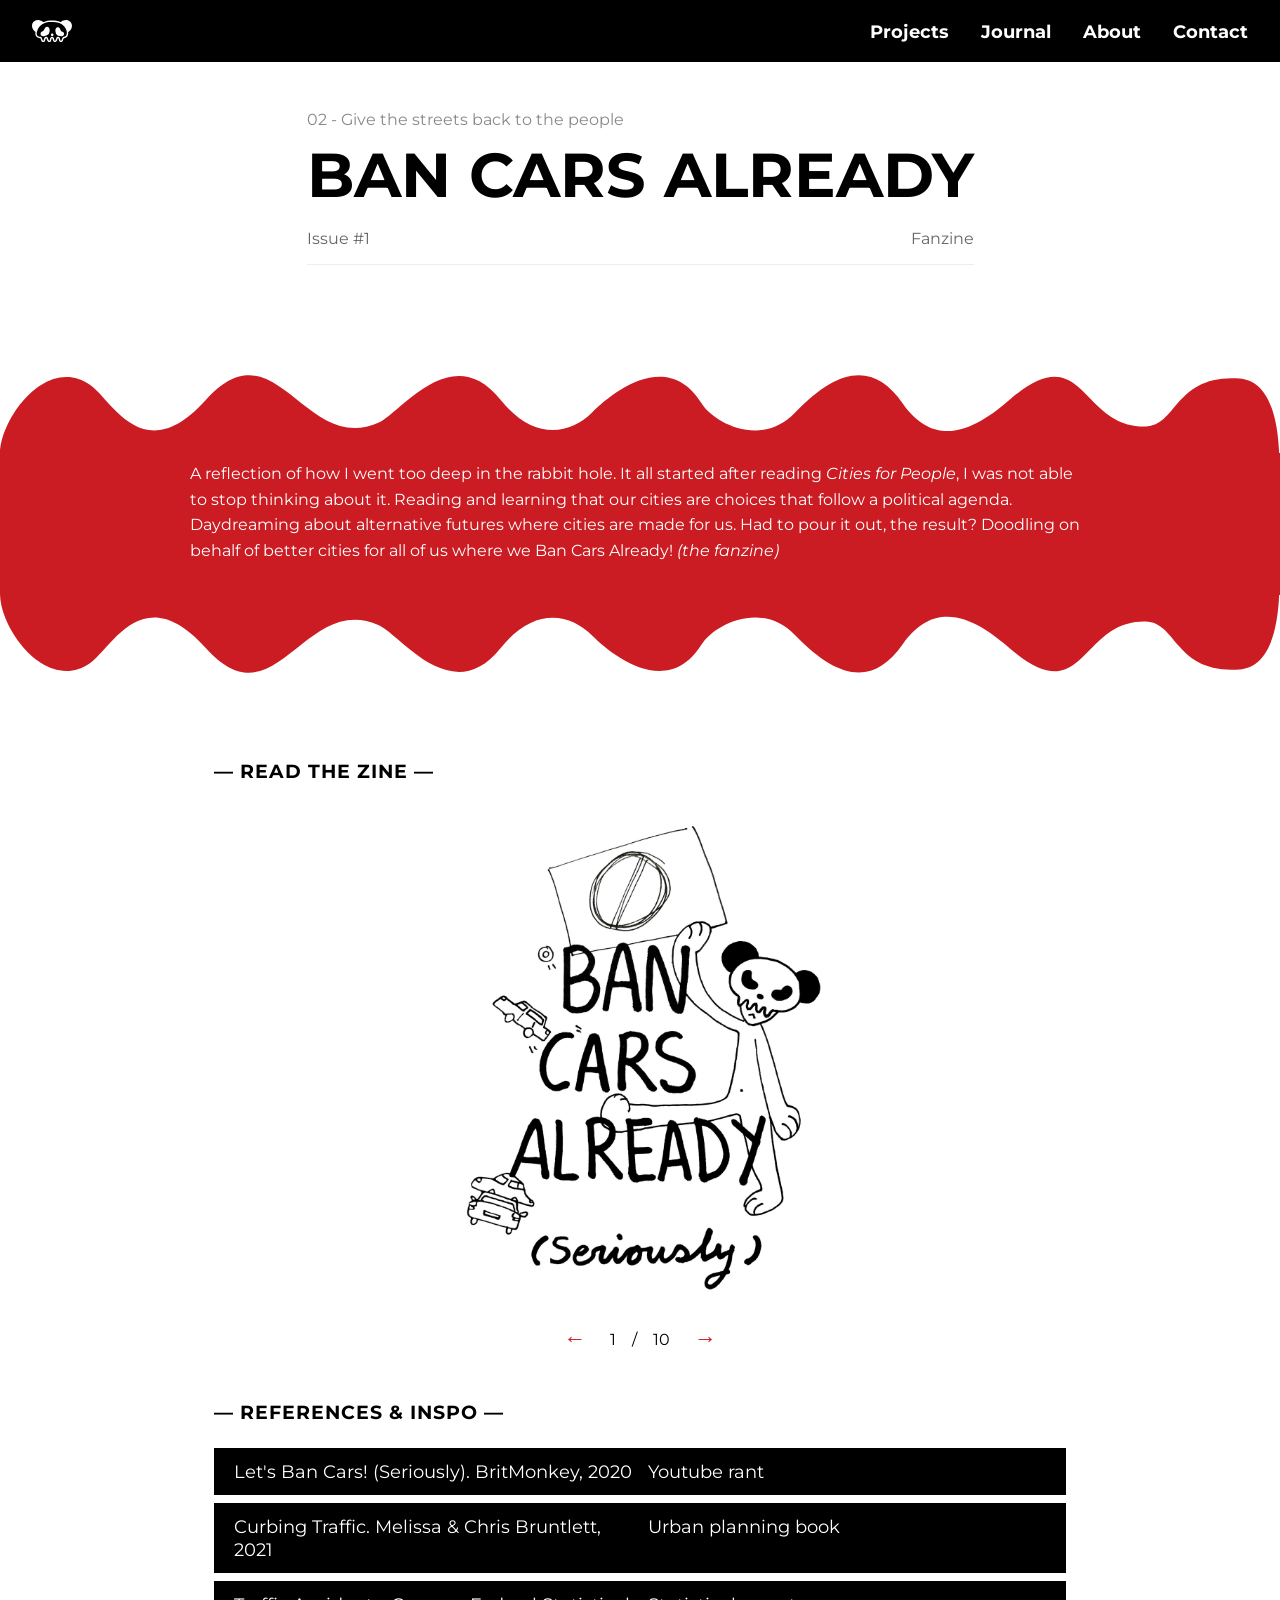
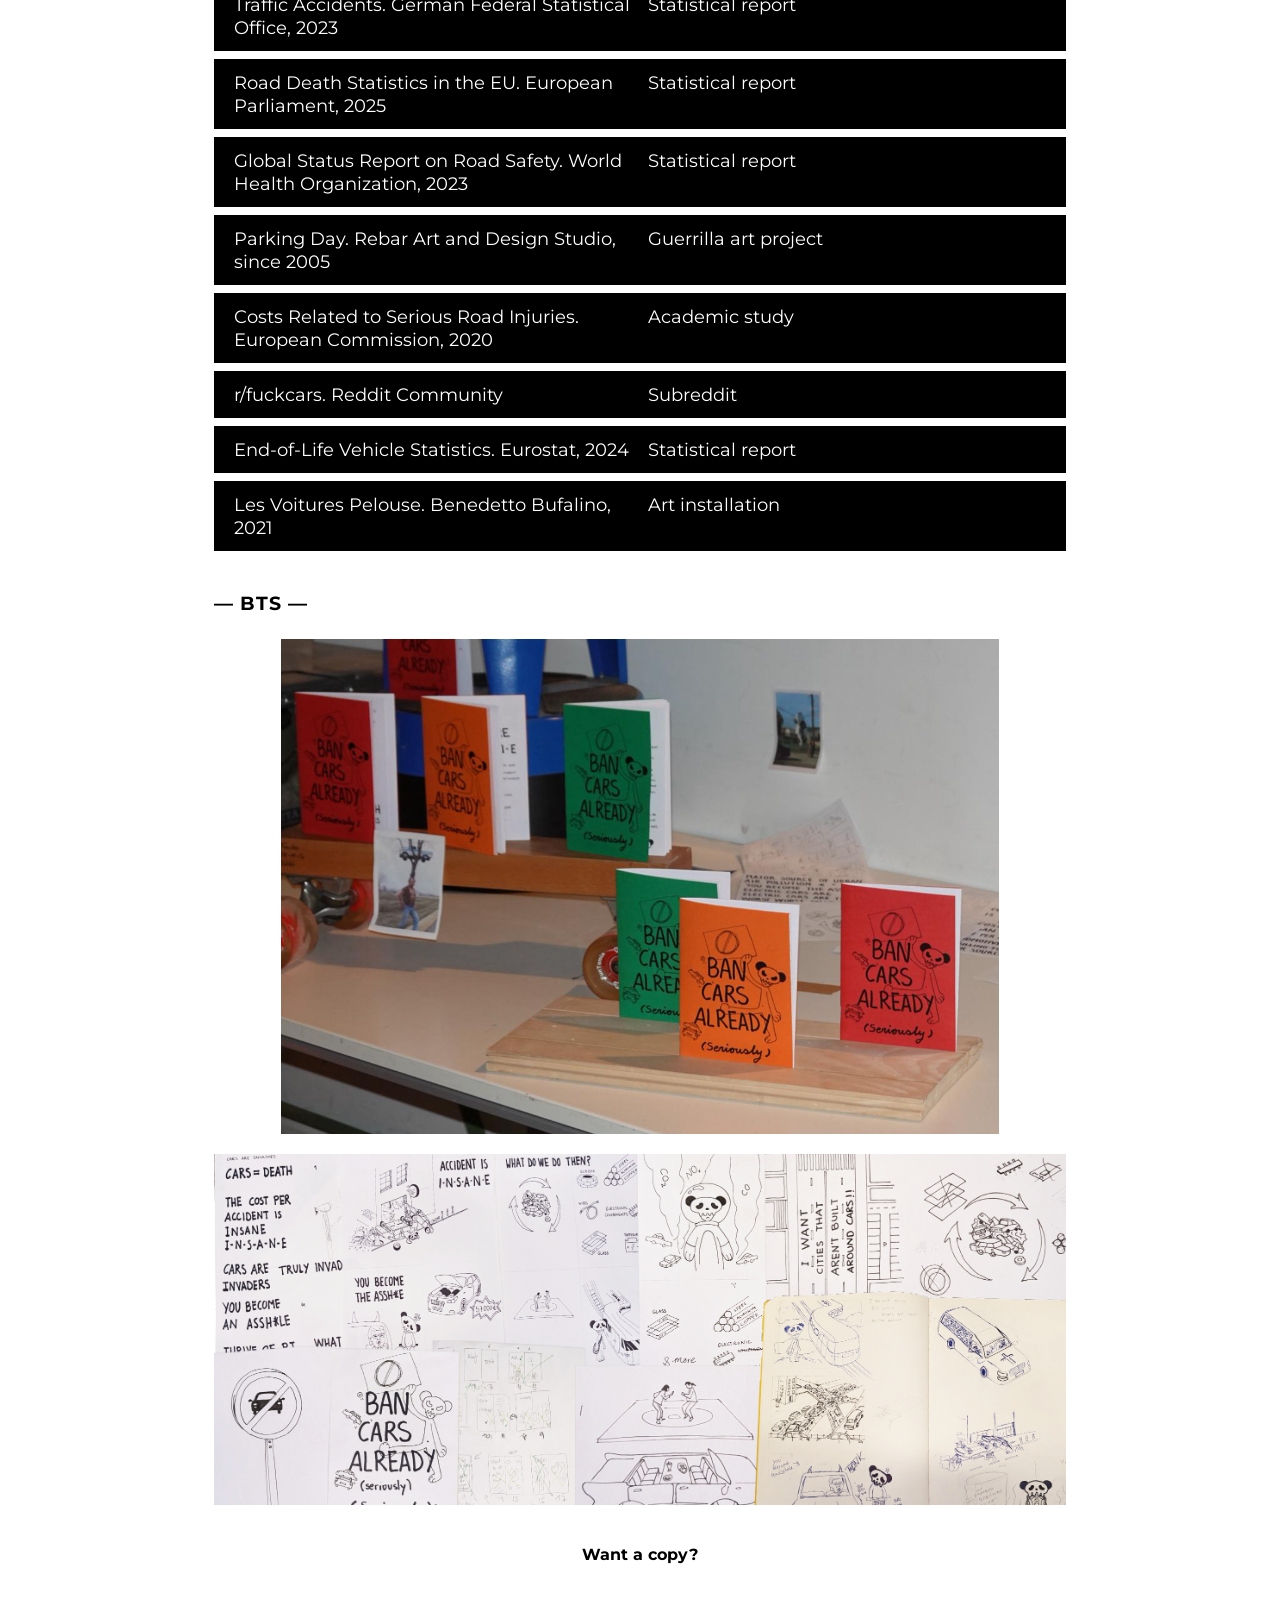
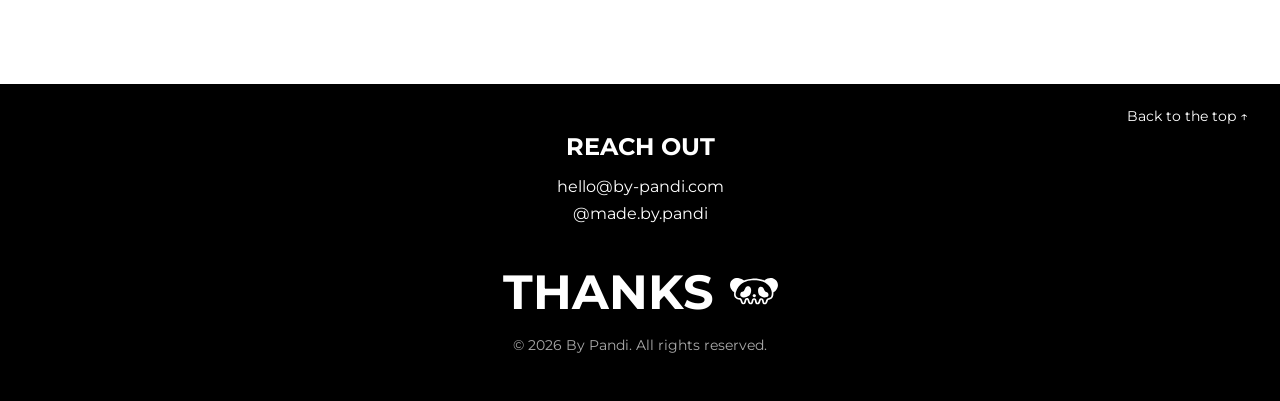
<file: ban-cars-already.html>
<!DOCTYPE html>
<html lang="en">
<head>
  <meta charset="UTF-8">
  <meta name="viewport" content="width=device-width, initial-scale=1.0">
  <title>Ban Cars Already — By Pandi</title>

  <link rel="preconnect" href="https://fonts.googleapis.com">
  <link rel="preconnect" href="https://fonts.gstatic.com" crossorigin>
  <link href="https://fonts.googleapis.com/css2?family=Montserrat:wght@400;700&display=swap" rel="stylesheet">

  <link rel="stylesheet" href="styles.css">
  <link rel="icon" type="image/png" href="images/favicon.png">
</head>
<body>

  <svg class="icon-defs" xmlns="http://www.w3.org/2000/svg">
    <symbol id="pandi-logo" viewBox="0 0 1124 623">
      <path fill="currentColor" d="M472.14,59.493c-66.053,8.858 -129.097,26.963 -185.898,63.043c-75.227,47.784 -118.779,115.352 -144.049,200.171c-3.933,17.152 -11.169,35.941 -10.929,53.618c0.517,38.028 16.929,70.273 51.657,85.631c11.044,4.881 27.367,4.904 40.75,6.632c4.672,1.429 11.57,1.548 16.18,2.458c15.298,3.05 25.731,12.384 33.08,25.751c7.634,13.871 11.386,29.134 16.159,44.028c3.035,9.515 5.815,19.154 10.787,27.877c2.735,4.799 5.747,9.634 11.577,11.456c7.77,2.433 12.155,0.698 15.58,-6.623c4.743,-10.134 6.707,-21.103 8.985,-31.949c3.159,-15.075 6.588,-30.087 14.477,-43.545c10.216,-17.403 25.399,-26.251 45.748,-27.083c21.965,-0.902 36.493,9.486 46.263,28.185c7.466,14.278 11.109,29.917 16.089,45.086c2.859,8.729 5.452,17.601 10.235,25.536c2.865,4.742 5.887,9.469 11.881,11.059c7.279,1.939 11.156,0.437 14.523,-6.226c4.465,-8.876 6.373,-18.536 8.394,-28.148c3.499,-16.603 6.766,-33.341 15.544,-48.17c10.146,-17.163 25.226,-26.7 45.406,-26.68c20.194,0.023 35.251,9.643 45.331,26.822c8.734,14.857 11.919,31.618 15.311,48.244c1.839,9.004 3.629,18.025 7.415,26.48c4.737,10.554 14.861,12.036 22.717,3.378c6.817,-7.519 9.776,-16.957 13.061,-26.224c5.288,-14.902 8.901,-30.39 15.407,-44.877c6.546,-14.595 15.638,-26.97 31.803,-31.491c24.128,-6.756 50.126,2.279 62.889,25.202c8.513,15.273 11.868,32.154 15.307,49.017c1.779,8.727 3.596,17.477 7.282,25.668c4.691,10.404 15.116,11.883 22.903,3.363c6.884,-7.525 9.664,-17.041 12.942,-26.31c4.748,-13.427 8.179,-27.285 13.516,-40.51c2.915,-7.235 6.419,-14.172 11.277,-20.334c8.768,-11.106 19.992,-16.717 34.328,-17.923c9.305,-0.775 18.455,-4.158 27.411,-7.301c16.685,-5.847 25.534,-15.51 38.213,-28.264c9.837,-16.84 12.389,-30.405 14.498,-48.069c4.066,-34.107 3.156,-62.926 -7.06,-94.959c-16.895,-52.966 -41.727,-95.765 -83.023,-133.258c-36.928,-33.526 -77.128,-59.667 -123.955,-76.054c-31.972,-11.182 -64.819,-18.688 -98.354,-23.484c-32.575,-4.652 -65.278,-6.902 -101.349,-6.88c-28.12,-0.403 -59.31,1.498 -90.308,5.657m573.353,-30.266c47.954,28.11 72.725,70.757 77.2,126.09c2.14,26.482 -2.794,49.7 -12.319,74.51c-17.427,45.395 -41.865,73.388 -81.653,100.826c-2.278,1.567 -13.828,5.876 -13.265,9.396c3.131,19.48 1.712,41.659 -1.474,61.22c-3.496,21.403 -8.083,38.916 -18.643,55.157c-21.449,32.991 -51.778,46.437 -88.883,54.05c-9.666,1.984 -16.086,5.344 -18.785,14.857c-0.469,1.674 -1.255,3.266 -1.849,4.911c-5.412,15.121 -9.165,30.804 -15.33,45.677c-5.497,13.253 -12.354,25.57 -23.82,34.675c-25.43,20.187 -66.056,15.725 -81.601,-18.934c-6.353,-14.165 -9.256,-29.246 -12.426,-44.279c-2.029,-9.632 -3.858,-19.335 -8.661,-28.129c-3.065,-5.614 -7.73,-7.355 -13.911,-7.228c-5.313,0.103 -6.315,4.165 -8.176,7.459c-1.542,2.739 -2.777,5.696 -3.778,8.685c-4.227,12.599 -8.136,25.308 -12.487,37.871c-5.391,15.565 -12.127,30.408 -24.617,41.847c-24.68,22.59 -68.486,19.865 -84.59,-16.853c-6.239,-14.212 -9.179,-29.264 -12.378,-44.297c-2.143,-10.053 -4.026,-20.28 -9.665,-29.151c-4.988,-7.836 -14.518,-7.851 -19.695,-0.192c-2.863,4.244 -4.748,8.993 -5.978,13.909c-3.689,14.747 -6.78,29.656 -10.871,44.28c-3.528,12.608 -8.514,24.701 -18.822,33.63c-23.182,20.074 -58.534,15.894 -78.256,-9.179c-10.823,-13.757 -16.273,-29.985 -21.457,-46.348c-3.87,-12.208 -6.713,-24.783 -12.696,-36.233c-3.409,-6.519 -6.919,-7.671 -14.098,-5.54c-4.481,1.333 -6.596,4.838 -8.413,8.543c-4.016,8.17 -5.988,17.004 -7.865,25.838c-3.495,16.429 -6.721,32.927 -14.552,48.05c-10.255,19.804 -32.545,30.282 -54.55,26.229c-20.17,-3.714 -33.466,-15.883 -42.924,-33.159c-6.974,-12.717 -11.12,-26.538 -15.348,-40.319c-3.3,-10.731 -5.995,-21.709 -11.673,-31.546c-1.216,-2.094 -2.322,-4.28 -5.428,-4.811c-23.702,-4.074 -52.027,-9.222 -73.229,-20.759c-28.722,-15.643 -49.881,-36.667 -59.624,-68.349c-7.844,-25.514 -5.335,-54.174 -1.535,-80.219c0.455,-3.153 -1.394,-8.937 -3.744,-10.549c-22.039,-15.07 -36.087,-29.474 -51.911,-50.982c-29.645,-40.287 -45.722,-84.917 -40.85,-135.515c4.397,-45.689 24.793,-83.045 62.02,-110.15c44.508,-32.405 94.702,-39.76 147.962,-30.529c41.518,7.197 78.33,24.961 111.251,51.019c2.061,1.633 3.649,2.09 6.251,0.985c7.572,-3.223 15.246,-6.255 23.023,-8.948c52.547,-18.205 106.737,-27.979 162.167,-31.393c55.875,-3.443 111.509,-1.725 166.869,7.205c41.933,6.761 82.684,17.637 121.88,34.07c3.242,1.359 5.233,1.026 7.951,-1.082c43.705,-33.95 92.838,-52.868 142.143,-53.278c39.459,0.115 64.429,10.146 93.112,26.963"/>
      <path fill="currentColor" d="M599.859,435.024c10.845,-13.319 9.396,-32.335 -3.073,-44.101c-14.409,-13.604 -38.101,-14.608 -53.466,-2.083c-10.064,8.196 -14.749,18.994 -12.23,31.735c2.992,15.079 13.391,23.551 27.861,27.431c3.232,0.868 6.543,1.301 9.946,1.054c12.378,-0.105 23.032,-4.3 30.963,-14.037m76.936,-48.504c4.69,9.936 11.329,18.309 20.084,25.121c23.907,18.601 49.411,34.008 79.188,41.335c30.729,7.569 60.92,5.312 90.397,-5.534c23.421,-8.615 37.272,-32.675 34.556,-58.057c-1.5,-14.046 -5.885,-26.995 -13.639,-38.841c-6.092,-9.312 -14.166,-15.783 -25.037,-18.674c-4.851,-1.288 -9.603,-2.939 -14.409,-4.392c-17.984,-5.449 -30.584,-17.062 -38.978,-33.667c-7.067,-13.981 -12.326,-28.768 -19.222,-42.826c-6.358,-12.946 -13.751,-25.118 -25.537,-34.007c-29.589,-22.288 -74.433,-12.711 -93.576,19.91c-10.942,18.644 -13.512,39.138 -13.866,61.388c0.681,29.964 6.678,59.936 20.038,88.243m-245.326,37.907c6.798,-4.419 13.275,-9.343 19.865,-14.065c15.929,-11.429 24.099,-28.014 30.44,-45.812c9.952,-27.933 14.764,-56.73 13.523,-86.357c-0.87,-20.752 -5.535,-40.611 -17.98,-57.828c-24.207,-33.472 -81.74,-41.606 -110.959,3.321c-9.558,14.699 -16.01,30.93 -23.132,46.838c-4.343,9.701 -8.806,19.323 -15.337,27.843c-10.335,13.481 -24.646,20.618 -40.593,24.043c-30.235,6.499 -41.144,28.869 -46.695,55.5c-3.76,18.04 -0.544,35.049 11.045,50.036c9.448,12.225 22.483,18.285 36.927,22.02c14.665,3.794 29.479,6.534 41.228,6.18c39.705,0.187 71.817,-12.319 101.667,-31.721"/>
    </symbol>

    <symbol id="wave-shape" viewBox="0 0 1634 102">
      <path fill="currentColor" d="M0.01,0.277c-0.904,45.354 59.721,128.642 115.508,88.623c27.83,-19.963 67.539,-107.129 147.075,-18.771c89.522,99.452 125.335,-71.589 221.029,-28.851c27.681,12.363 93.06,106.676 155.265,29.153c41.609,-51.855 87.098,-45.79 117.299,-15.927c23.625,23.361 95.372,82.283 139.55,11.058c15.017,-24.211 75.686,-57.139 119.087,-11.882c58.008,60.489 102.207,62.763 137.618,11.882c46.591,-66.947 104.373,-22.553 137.21,5.589c95.341,81.709 88.558,-36.774 172.869,-34.842c40.613,0.931 37.031,66.506 119.495,61.267c36.82,-2.339 49.22,-47.352 51.065,-96.648l-0,-0.928l-1633.071,0.277Z"/>
    </symbol>
  </svg>

  <!-- NAV BAR -->
  <header class="nav-bar">
    <div class="nav-bar-inner">
      <a href="index.html" class="nav-logo"><svg viewBox="0 0 1124 623" preserveAspectRatio="xMidYMid meet"><use href="#pandi-logo"></use></svg></a>
      <nav>
        <ul class="nav-links">
          <li><a href="index.html#projects">Projects</a></li>
          <li><a href="journal.html">Journal</a></li>
          <li><a href="wip-template.html">About</a></li>
          <li><a href="#reach-out">Contact</a></li>
        </ul>
      </nav>
    </div>
  </header>

  <div class="project-page">
    <p class="project-tag">02 - Give the streets back to the people</p>
    <h1 class="project-title">BAN CARS ALREADY</h1>
    <div class="project-meta">
      <span>Issue #1</span>
      <span>Fanzine</span>
    </div>
  </div>

  <!--
    THE RED "BLOB": a wave-cap, a solid rectangle, another wave-cap
    flipped — stacked directly with no gap. Sits on the plain white
    page, so there's no background-matching issue to fight with.
  -->
  <svg class="intro-wave intro-wave-flip" viewBox="0 0 1634 102"><use href="#wave-shape"></use></svg>
   <div class="intro-body">
    <div class="intro-body-inner">
      <p>
        A reflection of how I went too deep in the rabbit hole. It all started
        after reading <em>Cities for People</em>, I was not able to stop
        thinking about it. Reading and learning that our cities are choices
        that follow a political agenda. Daydreaming about alternative futures
        where cities are made for us. Had to pour it out, the result?
         Doodling on behalf of better cities for all of us where we Ban Cars
        Already! <em>(the fanzine)</em>
      </p>
     </div>
    </div>
  <svg class="intro-wave" viewBox="0 0 1634 102"><use href="#wave-shape"></use></svg>

  <div class="project-page">

    <p class="section-label">— Read the zine —</p>

    <!--
      PAGER
      Lists all 10 zine pages. Add/remove filenames here if the
      zine changes length — the counter updates automatically.
    -->
    <div class="pager" data-images="images/zine1.png,images/zine2.png,images/zine3.png,images/zine4.png,images/zine5.png,images/zine6.png,images/zine7.png,images/zine8.png,images/zine9.png,images/zine10.png">
      <img class="pager-image" src="images/zine1.png" alt="Zine page">
    </div>
    <p class="pager-counter">
      <button class="pager-prev" aria-label="Previous page">←</button>
      <span class="pager-current">1</span> / <span class="pager-total">10</span>
      <button class="pager-next" aria-label="Next page">→</button>
    </p>

    <p class="section-label">— References & Inspo —</p>

    <!--
      REFERENCE ROWS
      Each row is a link. Hover randomly turns red, orange, or
      green (traffic-light effect), then fades back after a moment.
      Swap href="#" for the real link once you have it.
    -->
    <a href="https://www.youtube.com/watch?v=rSSNlM3Au1A" class="reference-row" target="_blank" rel="noopener">
      <span>Let's Ban Cars! (Seriously). BritMonkey, 2020</span>
      <span>Youtube rant</span>
    </a>
    <a href="https://www.modacitylife.com/curbing-traffic" class="reference-row" target="_blank" rel="noopener">
      <span>Curbing Traffic. Melissa &amp; Chris Bruntlett, 2021</span>
      <span>Urban planning book</span>
    </a>
    <a href="https://www.destatis.de/EN/Themes/Society-Environment/Traffic-Accidents/_node.html" class="reference-row" target="_blank" rel="noopener">
      <span>Traffic Accidents. German Federal Statistical Office, 2023</span>
      <span>Statistical report</span>
    </a>
    <a href="https://www.europarl.europa.eu/topics/en/article/20190410STO36615/road-death-statistics-in-the-eu-infographic" class="reference-row" target="_blank" rel="noopener">
      <span>Road Death Statistics in the EU. European Parliament, 2025</span>
      <span>Statistical report</span>
    </a>
    <a href="https://www.who.int/teams/social-determinants-of-health/safety-and-mobility/global-status-report-on-road-safety-2023" class="reference-row" target="_blank" rel="noopener">
      <span>Global Status Report on Road Safety. World Health Organization, 2023</span>
      <span>Statistical report</span>
    </a>
    <a href="https://www.myparkingday.org/" class="reference-row" target="_blank" rel="noopener">
      <span>Parking Day. Rebar Art and Design Studio, since 2005</span>
      <span>Guerrilla art project</span>
    </a>
    <a href="https://www.who.int/news-room/fact-sheets/detail/road-traffic-injuries" class="reference-row" target="_blank" rel="noopener">
      <span>Costs Related to Serious Road Injuries. European Commission, 2020</span>
      <span>Academic study</span>
    </a>
    <a href="https://www.reddit.com/r/fuckcars/" class="reference-row" target="_blank" rel="noopener">
      <span>r/fuckcars. Reddit Community</span>
      <span>Subreddit</span>
    </a>
    <a href="https://ec.europa.eu/eurostat/statistics-explained/index.php?title=End-of-life_vehicle_statistics#Total_weight_of_end-of-life_vehicles" class="reference-row" target="_blank" rel="noopener">
      <span>End-of-Life Vehicle Statistics. Eurostat, 2024</span>
      <span>Statistical report</span>
    </a>
    <a href="https://www.benedettobufalino.com/" class="reference-row" target="_blank" rel="noopener">
      <span>Les Voitures Pelouse. Benedetto Bufalino, 2021</span>
      <span>Art installation</span>
    </a>

    <p class="section-label">— BTS —</p>

    <div class="bts-images">
      <img src="images/ZineBTS0.jpg" alt="Behind the scenes photo 1">
      <img src="images/ZineBTS1.jpg" alt="Behind the scenes photo 2">
    </div>

    <p class="copy-cta">Want a copy?</p>

  </div>

  <!-- FOOTER -->
  <footer class="site-footer" id="reach-out">
    <a href="#" class="back-to-top">Back to the top ↑</a>

    <p class="reach-out-heading">REACH OUT</p>
    <p class="reach-out-line"><a href="mailto:hello@by-pandi.com">hello@by-pandi.com</a></p>
    <p class="reach-out-line"><a href="https://www.instagram.com/made.by.pandi/" target="_blank" rel="noopener">@made.by.pandi</a></p>

    <div class="thanks-heading">
      THANKS
      <div class="thanks-logo"><svg viewBox="0 0 1124 623" preserveAspectRatio="xMidYMid meet"><use href="#pandi-logo"></use></svg></div>
    </div>

    <p class="copyright">© 2026 By Pandi. All rights reserved.</p>
  </footer>

  <script src="pager.js"></script>
  <script>
    // Traffic-light hover: random red/orange/green, fades back after a moment
    const trafficColors = ['#cb1c23', '#ff8c23', '#008109'];

    document.querySelectorAll('.reference-row').forEach(function (row) {
      let fadeTimeout;

      row.addEventListener('mouseenter', function () {
        clearTimeout(fadeTimeout);
        const color = trafficColors[Math.floor(Math.random() * trafficColors.length)];
        row.style.background = color;
      });

      row.addEventListener('mouseleave', function () {
        fadeTimeout = setTimeout(function () {
          row.style.background = '';
        }, 800);
      });
    });

    document.querySelector('.back-to-top').addEventListener('click', function (e) {
      e.preventDefault();
      window.scrollTo({ top: 0, behavior: 'smooth' });
    });
  </script>

</body>
</html>
</file>
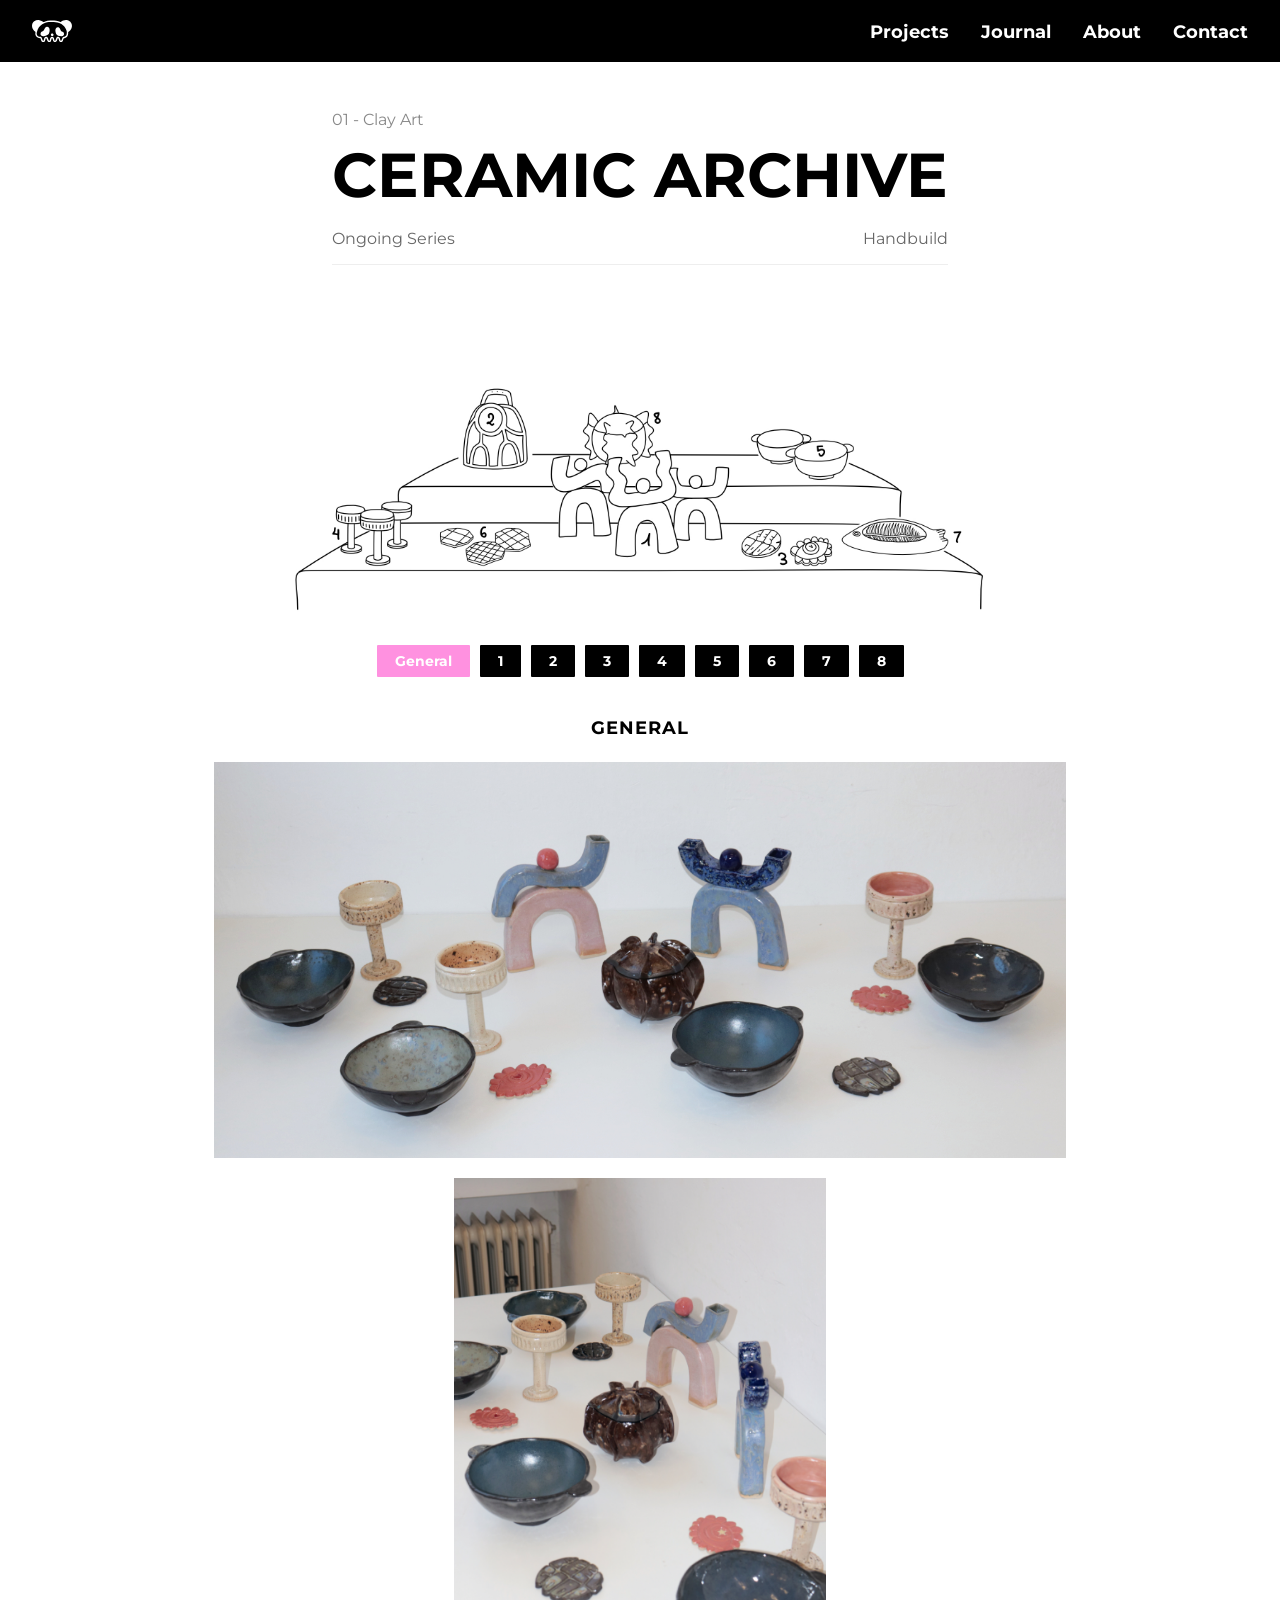
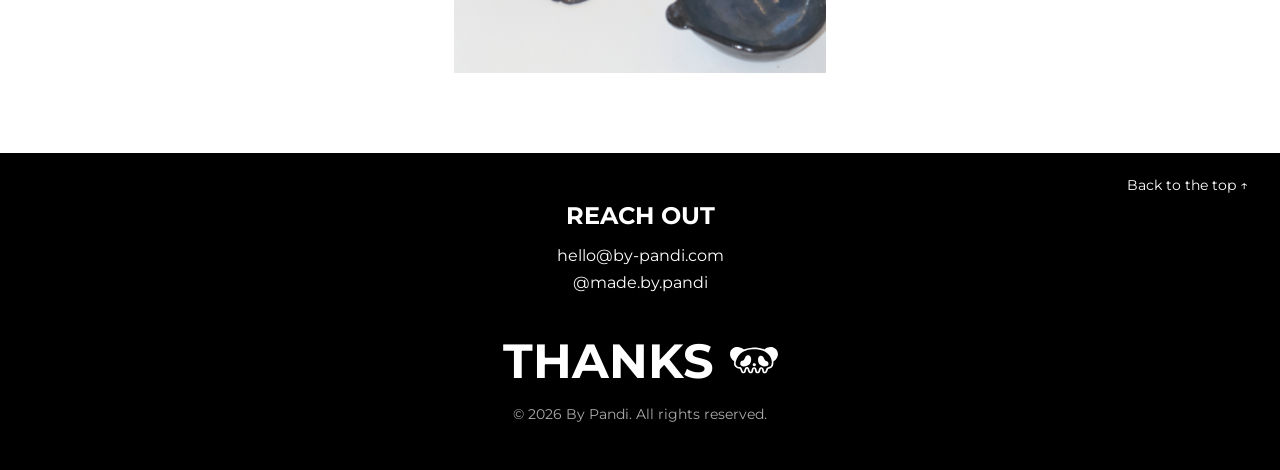
<file: ceramic-archive.html>
<!DOCTYPE html>
<html lang="en">
<head>
  <meta charset="UTF-8">
  <meta name="viewport" content="width=device-width, initial-scale=1.0">
  <title>Ceramic Archive — By Pandi</title>

  <link rel="preconnect" href="https://fonts.googleapis.com">
  <link rel="preconnect" href="https://fonts.gstatic.com" crossorigin>
  <link href="https://fonts.googleapis.com/css2?family=Montserrat:wght@400;700&display=swap" rel="stylesheet">

  <link rel="stylesheet" href="styles.css">
  <link rel="icon" type="image/png" href="images/favicon.png">
</head>
<body>

  <svg class="icon-defs" xmlns="http://www.w3.org/2000/svg">
    <symbol id="pandi-logo" viewBox="0 0 1124 623">
      <path fill="currentColor" d="M472.14,59.493c-66.053,8.858 -129.097,26.963 -185.898,63.043c-75.227,47.784 -118.779,115.352 -144.049,200.171c-3.933,17.152 -11.169,35.941 -10.929,53.618c0.517,38.028 16.929,70.273 51.657,85.631c11.044,4.881 27.367,4.904 40.75,6.632c4.672,1.429 11.57,1.548 16.18,2.458c15.298,3.05 25.731,12.384 33.08,25.751c7.634,13.871 11.386,29.134 16.159,44.028c3.035,9.515 5.815,19.154 10.787,27.877c2.735,4.799 5.747,9.634 11.577,11.456c7.77,2.433 12.155,0.698 15.58,-6.623c4.743,-10.134 6.707,-21.103 8.985,-31.949c3.159,-15.075 6.588,-30.087 14.477,-43.545c10.216,-17.403 25.399,-26.251 45.748,-27.083c21.965,-0.902 36.493,9.486 46.263,28.185c7.466,14.278 11.109,29.917 16.089,45.086c2.859,8.729 5.452,17.601 10.235,25.536c2.865,4.742 5.887,9.469 11.881,11.059c7.279,1.939 11.156,0.437 14.523,-6.226c4.465,-8.876 6.373,-18.536 8.394,-28.148c3.499,-16.603 6.766,-33.341 15.544,-48.17c10.146,-17.163 25.226,-26.7 45.406,-26.68c20.194,0.023 35.251,9.643 45.331,26.822c8.734,14.857 11.919,31.618 15.311,48.244c1.839,9.004 3.629,18.025 7.415,26.48c4.737,10.554 14.861,12.036 22.717,3.378c6.817,-7.519 9.776,-16.957 13.061,-26.224c5.288,-14.902 8.901,-30.39 15.407,-44.877c6.546,-14.595 15.638,-26.97 31.803,-31.491c24.128,-6.756 50.126,2.279 62.889,25.202c8.513,15.273 11.868,32.154 15.307,49.017c1.779,8.727 3.596,17.477 7.282,25.668c4.691,10.404 15.116,11.883 22.903,3.363c6.884,-7.525 9.664,-17.041 12.942,-26.31c4.748,-13.427 8.179,-27.285 13.516,-40.51c2.915,-7.235 6.419,-14.172 11.277,-20.334c8.768,-11.106 19.992,-16.717 34.328,-17.923c9.305,-0.775 18.455,-4.158 27.411,-7.301c16.685,-5.847 25.534,-15.51 38.213,-28.264c9.837,-16.84 12.389,-30.405 14.498,-48.069c4.066,-34.107 3.156,-62.926 -7.06,-94.959c-16.895,-52.966 -41.727,-95.765 -83.023,-133.258c-36.928,-33.526 -77.128,-59.667 -123.955,-76.054c-31.972,-11.182 -64.819,-18.688 -98.354,-23.484c-32.575,-4.652 -65.278,-6.902 -101.349,-6.88c-28.12,-0.403 -59.31,1.498 -90.308,5.657m573.353,-30.266c47.954,28.11 72.725,70.757 77.2,126.09c2.14,26.482 -2.794,49.7 -12.319,74.51c-17.427,45.395 -41.865,73.388 -81.653,100.826c-2.278,1.567 -13.828,5.876 -13.265,9.396c3.131,19.48 1.712,41.659 -1.474,61.22c-3.496,21.403 -8.083,38.916 -18.643,55.157c-21.449,32.991 -51.778,46.437 -88.883,54.05c-9.666,1.984 -16.086,5.344 -18.785,14.857c-0.469,1.674 -1.255,3.266 -1.849,4.911c-5.412,15.121 -9.165,30.804 -15.33,45.677c-5.497,13.253 -12.354,25.57 -23.82,34.675c-25.43,20.187 -66.056,15.725 -81.601,-18.934c-6.353,-14.165 -9.256,-29.246 -12.426,-44.279c-2.029,-9.632 -3.858,-19.335 -8.661,-28.129c-3.065,-5.614 -7.73,-7.355 -13.911,-7.228c-5.313,0.103 -6.315,4.165 -8.176,7.459c-1.542,2.739 -2.777,5.696 -3.778,8.685c-4.227,12.599 -8.136,25.308 -12.487,37.871c-5.391,15.565 -12.127,30.408 -24.617,41.847c-24.68,22.59 -68.486,19.865 -84.59,-16.853c-6.239,-14.212 -9.179,-29.264 -12.378,-44.297c-2.143,-10.053 -4.026,-20.28 -9.665,-29.151c-4.988,-7.836 -14.518,-7.851 -19.695,-0.192c-2.863,4.244 -4.748,8.993 -5.978,13.909c-3.689,14.747 -6.78,29.656 -10.871,44.28c-3.528,12.608 -8.514,24.701 -18.822,33.63c-23.182,20.074 -58.534,15.894 -78.256,-9.179c-10.823,-13.757 -16.273,-29.985 -21.457,-46.348c-3.87,-12.208 -6.713,-24.783 -12.696,-36.233c-3.409,-6.519 -6.919,-7.671 -14.098,-5.54c-4.481,1.333 -6.596,4.838 -8.413,8.543c-4.016,8.17 -5.988,17.004 -7.865,25.838c-3.495,16.429 -6.721,32.927 -14.552,48.05c-10.255,19.804 -32.545,30.282 -54.55,26.229c-20.17,-3.714 -33.466,-15.883 -42.924,-33.159c-6.974,-12.717 -11.12,-26.538 -15.348,-40.319c-3.3,-10.731 -5.995,-21.709 -11.673,-31.546c-1.216,-2.094 -2.322,-4.28 -5.428,-4.811c-23.702,-4.074 -52.027,-9.222 -73.229,-20.759c-28.722,-15.643 -49.881,-36.667 -59.624,-68.349c-7.844,-25.514 -5.335,-54.174 -1.535,-80.219c0.455,-3.153 -1.394,-8.937 -3.744,-10.549c-22.039,-15.07 -36.087,-29.474 -51.911,-50.982c-29.645,-40.287 -45.722,-84.917 -40.85,-135.515c4.397,-45.689 24.793,-83.045 62.02,-110.15c44.508,-32.405 94.702,-39.76 147.962,-30.529c41.518,7.197 78.33,24.961 111.251,51.019c2.061,1.633 3.649,2.09 6.251,0.985c7.572,-3.223 15.246,-6.255 23.023,-8.948c52.547,-18.205 106.737,-27.979 162.167,-31.393c55.875,-3.443 111.509,-1.725 166.869,7.205c41.933,6.761 82.684,17.637 121.88,34.07c3.242,1.359 5.233,1.026 7.951,-1.082c43.705,-33.95 92.838,-52.868 142.143,-53.278c39.459,0.115 64.429,10.146 93.112,26.963"/>
      <path fill="currentColor" d="M599.859,435.024c10.845,-13.319 9.396,-32.335 -3.073,-44.101c-14.409,-13.604 -38.101,-14.608 -53.466,-2.083c-10.064,8.196 -14.749,18.994 -12.23,31.735c2.992,15.079 13.391,23.551 27.861,27.431c3.232,0.868 6.543,1.301 9.946,1.054c12.378,-0.105 23.032,-4.3 30.963,-14.037m76.936,-48.504c4.69,9.936 11.329,18.309 20.084,25.121c23.907,18.601 49.411,34.008 79.188,41.335c30.729,7.569 60.92,5.312 90.397,-5.534c23.421,-8.615 37.272,-32.675 34.556,-58.057c-1.5,-14.046 -5.885,-26.995 -13.639,-38.841c-6.092,-9.312 -14.166,-15.783 -25.037,-18.674c-4.851,-1.288 -9.603,-2.939 -14.409,-4.392c-17.984,-5.449 -30.584,-17.062 -38.978,-33.667c-7.067,-13.981 -12.326,-28.768 -19.222,-42.826c-6.358,-12.946 -13.751,-25.118 -25.537,-34.007c-29.589,-22.288 -74.433,-12.711 -93.576,19.91c-10.942,18.644 -13.512,39.138 -13.866,61.388c0.681,29.964 6.678,59.936 20.038,88.243m-245.326,37.907c6.798,-4.419 13.275,-9.343 19.865,-14.065c15.929,-11.429 24.099,-28.014 30.44,-45.812c9.952,-27.933 14.764,-56.73 13.523,-86.357c-0.87,-20.752 -5.535,-40.611 -17.98,-57.828c-24.207,-33.472 -81.74,-41.606 -110.959,3.321c-9.558,14.699 -16.01,30.93 -23.132,46.838c-4.343,9.701 -8.806,19.323 -15.337,27.843c-10.335,13.481 -24.646,20.618 -40.593,24.043c-30.235,6.499 -41.144,28.869 -46.695,55.5c-3.76,18.04 -0.544,35.049 11.045,50.036c9.448,12.225 22.483,18.285 36.927,22.02c14.665,3.794 29.479,6.534 41.228,6.18c39.705,0.187 71.817,-12.319 101.667,-31.721"/>
    </symbol>
  </svg>

  <!-- NAV BAR -->
  <header class="nav-bar">
    <div class="nav-bar-inner">
      <a href="index.html" class="nav-logo"><svg viewBox="0 0 1124 623" preserveAspectRatio="xMidYMid meet"><use href="#pandi-logo"></use></svg></a>
      <nav>
        <ul class="nav-links">
          <li><a href="index.html#projects">Projects</a></li>
          <li><a href="journal.html">Journal</a></li>
          <li><a href="wip-template.html">About</a></li>
          <li><a href="#reach-out">Contact</a></li>
        </ul>
      </nav>
    </div>
  </header>

  <div class="archive-header">
    <p class="project-tag">01 - Clay Art</p>
    <h1 class="project-title">CERAMIC ARCHIVE</h1>
    <div class="project-meta">
      <span>Ongoing Series</span>
      <span>Handbuild</span>
    </div>
  </div>

  <div class="project-page">

    <div class="doodle-breakout">
      <img src="images/ceramica-doodle.jpg" alt="Illustrated table of numbered ceramic pieces" class="project-doodle">
    </div>
    <!--
      NUMBER NAV
      Clicking General or a number shows that project's panel below.
      Add a new <a data-project="9">9</a> here when you add a new panel.
    -->
    <nav class="gallery-nav">
      <a href="#" data-project="general">General</a>
      <a href="#" data-project="1">1</a>
      <a href="#" data-project="2">2</a>
      <a href="#" data-project="3">3</a>
      <a href="#" data-project="4">4</a>
      <a href="#" data-project="5">5</a>
      <a href="#" data-project="6">6</a>
      <a href="#" data-project="7">7</a>
      <a href="#" data-project="8">8</a>
    </nav>

    <!--
      PANELS
      One per number. Only the active one shows. Copy a whole panel
      block, change data-project + the images, to add a new number.
    -->

    <div class="gallery-panel" data-project="general" data-default>
      <p class="gallery-panel-title">General</p>
      <div class="gallery-stack">
        <img src="images/ceramica-todo1.jpg" alt="">
        <img src="images/ceramica-todo2.jpg" alt="">
      </div>
    </div>

    <div class="gallery-panel" data-project="1">
      <p class="gallery-panel-title">Candledancers</p>
      <div class="gallery-stack">
        <img src="images/ceramica-candledancer1.jpg" alt="">
        <img src="images/ceramica-candledancer2.jpg" alt="">
        <img src="images/ceramica-candledancer3.jpg" alt="">
        <img src="images/ceramica-candledancer4.jpg" alt="">
        <img src="images/ceramica-candledancer5.jpg" alt="">
        <img src="images/ceramica-candledancer6.jpg" alt="">
      </div>
    </div>

    <div class="gallery-panel" data-project="2">
      <p class="gallery-panel-title">Lampara</p>
      <div class="gallery-stack">
        <img src="images/ceramica-lampara1.jpg" alt="">
        <img src="images/ceramica-lampara2.jpg" alt="">
      </div>
    </div>

    <div class="gallery-panel" data-project="3">
      <p class="gallery-panel-title">Graphic coasters</p>
      <div class="gallery-stack">
        <img src="images/ceramica-graphiccoasters1.jpg" alt="">
        <img src="images/ceramica-graphiccoasters2.jpg" alt="">
        <img src="images/ceramica-graphiccoasters3.jpg" alt="">
      </div>
    </div>

    <div class="gallery-panel" data-project="4">
      <p class="gallery-panel-title">Goblets</p>
      <div class="gallery-stack">
        <img src="images/ceramica-goblet1.jpg" alt="">
        <img src="images/ceramica-goblet2.jpg" alt="">
        <img src="images/ceramica-goblet3.jpg" alt="">
        <img src="images/ceramica-goblet4.jpg" alt="">
      </div>
    </div>

    <div class="gallery-panel" data-project="5">
      <p class="gallery-panel-title">Bowls</p>
      <div class="gallery-stack">
        <img src="images/ceramica-bowls1.jpg" alt="">
        <img src="images/ceramica-bowls2.jpg" alt="">
        <img src="images/ceramica-bowls3.jpg" alt="">
      </div>
  
    </div>

    <div class="gallery-panel" data-project="6">
       <p class="gallery-panel-title">Coaster set</p>
      <div class="gallery-stack">
        <img src="images/ceramica-4coasters1.jpg" alt="">
        <img src="images/ceramica-4coasters2.jpg" alt="">
        <img src="images/ceramica-4coasters3.jpg" alt="">
        <img src="images/ceramica-4coasters4.jpg" alt="">
      </div>
    </div>

    <div class="gallery-panel" data-project="7">
      <p class="gallery-panel-title">Pescado</p>
      <div class="gallery-stack">
        <img src="images/ceramica-pescado1.jpg" alt="">
        <img src="images/ceramica-pescado2.jpg" alt="">
        <img src="images/ceramica-pescado3.jpg" alt="">
      </div>
    </div>

    <div class="gallery-panel" data-project="8">
      <p class="gallery-panel-title">Marron</p>
      <div class="gallery-stack">
        <img src="images/ceramica-marron1.jpg" alt="">
        <img src="images/ceramica-marron2.jpg" alt="">
      </div>
    </div>

  </div>

  <!-- FOOTER -->
  <footer class="site-footer" id="reach-out">
    <a href="#" class="back-to-top">Back to the top ↑</a>

    <p class="reach-out-heading">REACH OUT</p>
    <p class="reach-out-line"><a href="mailto:hello@by-pandi.com">hello@by-pandi.com</a></p>
    <p class="reach-out-line"><a href="https://www.instagram.com/made.by.pandi/" target="_blank" rel="noopener">@made.by.pandi</a></p>

    <div class="thanks-heading">
      THANKS
      <div class="thanks-logo"><svg viewBox="0 0 1124 623" preserveAspectRatio="xMidYMid meet"><use href="#pandi-logo"></use></svg></div>
    </div>

    <p class="copyright">© 2026 By Pandi. All rights reserved.</p>
  </footer>

  <script src="gallery-switcher.js"></script>
  <script>
    document.querySelector('.back-to-top').addEventListener('click', function (e) {
      e.preventDefault();
      window.scrollTo({ top: 0, behavior: 'smooth' });
    });
  </script>

</body>
</html>
</file>
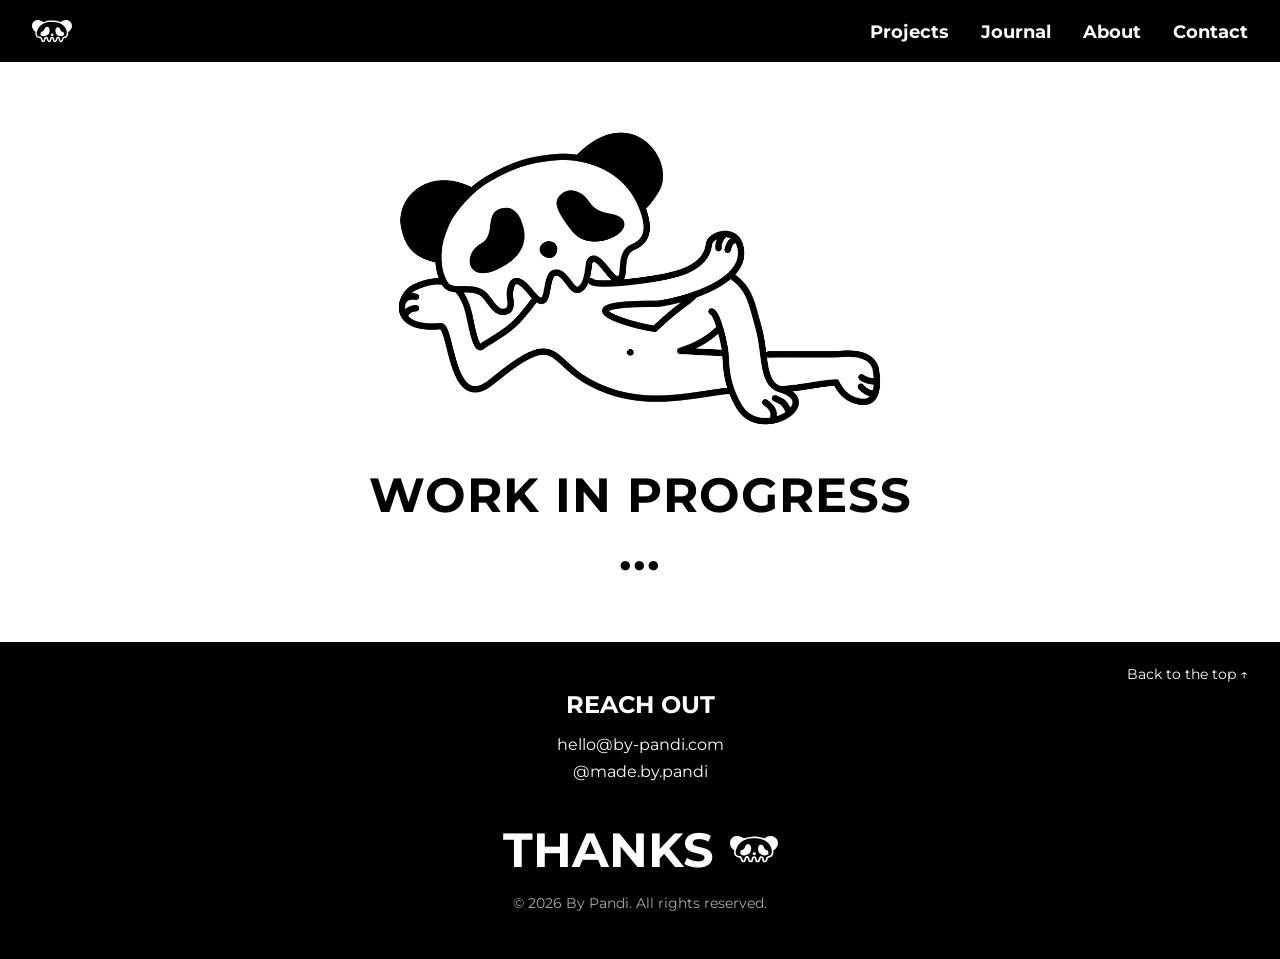
<file: wip-template.html>
<!DOCTYPE html>
<html lang="en">
<head>
  <meta charset="UTF-8">
  <meta name="viewport" content="width=device-width, initial-scale=1.0">
  <title>Work in Progress — By Pandi</title>

  <link rel="preconnect" href="https://fonts.googleapis.com">
  <link rel="preconnect" href="https://fonts.gstatic.com" crossorigin>
  <link href="https://fonts.googleapis.com/css2?family=Montserrat:wght@400;700&display=swap" rel="stylesheet">

  <link rel="stylesheet" href="styles.css">
  <link rel="icon" type="image/png" href="images/favicon.png">
</head>
<body>

  <svg class="icon-defs" xmlns="http://www.w3.org/2000/svg">
    <symbol id="pandi-logo" viewBox="0 0 1124 623">
      <path fill="currentColor" d="M472.14,59.493c-66.053,8.858 -129.097,26.963 -185.898,63.043c-75.227,47.784 -118.779,115.352 -144.049,200.171c-3.933,17.152 -11.169,35.941 -10.929,53.618c0.517,38.028 16.929,70.273 51.657,85.631c11.044,4.881 27.367,4.904 40.75,6.632c4.672,1.429 11.57,1.548 16.18,2.458c15.298,3.05 25.731,12.384 33.08,25.751c7.634,13.871 11.386,29.134 16.159,44.028c3.035,9.515 5.815,19.154 10.787,27.877c2.735,4.799 5.747,9.634 11.577,11.456c7.77,2.433 12.155,0.698 15.58,-6.623c4.743,-10.134 6.707,-21.103 8.985,-31.949c3.159,-15.075 6.588,-30.087 14.477,-43.545c10.216,-17.403 25.399,-26.251 45.748,-27.083c21.965,-0.902 36.493,9.486 46.263,28.185c7.466,14.278 11.109,29.917 16.089,45.086c2.859,8.729 5.452,17.601 10.235,25.536c2.865,4.742 5.887,9.469 11.881,11.059c7.279,1.939 11.156,0.437 14.523,-6.226c4.465,-8.876 6.373,-18.536 8.394,-28.148c3.499,-16.603 6.766,-33.341 15.544,-48.17c10.146,-17.163 25.226,-26.7 45.406,-26.68c20.194,0.023 35.251,9.643 45.331,26.822c8.734,14.857 11.919,31.618 15.311,48.244c1.839,9.004 3.629,18.025 7.415,26.48c4.737,10.554 14.861,12.036 22.717,3.378c6.817,-7.519 9.776,-16.957 13.061,-26.224c5.288,-14.902 8.901,-30.39 15.407,-44.877c6.546,-14.595 15.638,-26.97 31.803,-31.491c24.128,-6.756 50.126,2.279 62.889,25.202c8.513,15.273 11.868,32.154 15.307,49.017c1.779,8.727 3.596,17.477 7.282,25.668c4.691,10.404 15.116,11.883 22.903,3.363c6.884,-7.525 9.664,-17.041 12.942,-26.31c4.748,-13.427 8.179,-27.285 13.516,-40.51c2.915,-7.235 6.419,-14.172 11.277,-20.334c8.768,-11.106 19.992,-16.717 34.328,-17.923c9.305,-0.775 18.455,-4.158 27.411,-7.301c16.685,-5.847 25.534,-15.51 38.213,-28.264c9.837,-16.84 12.389,-30.405 14.498,-48.069c4.066,-34.107 3.156,-62.926 -7.06,-94.959c-16.895,-52.966 -41.727,-95.765 -83.023,-133.258c-36.928,-33.526 -77.128,-59.667 -123.955,-76.054c-31.972,-11.182 -64.819,-18.688 -98.354,-23.484c-32.575,-4.652 -65.278,-6.902 -101.349,-6.88c-28.12,-0.403 -59.31,1.498 -90.308,5.657m573.353,-30.266c47.954,28.11 72.725,70.757 77.2,126.09c2.14,26.482 -2.794,49.7 -12.319,74.51c-17.427,45.395 -41.865,73.388 -81.653,100.826c-2.278,1.567 -13.828,5.876 -13.265,9.396c3.131,19.48 1.712,41.659 -1.474,61.22c-3.496,21.403 -8.083,38.916 -18.643,55.157c-21.449,32.991 -51.778,46.437 -88.883,54.05c-9.666,1.984 -16.086,5.344 -18.785,14.857c-0.469,1.674 -1.255,3.266 -1.849,4.911c-5.412,15.121 -9.165,30.804 -15.33,45.677c-5.497,13.253 -12.354,25.57 -23.82,34.675c-25.43,20.187 -66.056,15.725 -81.601,-18.934c-6.353,-14.165 -9.256,-29.246 -12.426,-44.279c-2.029,-9.632 -3.858,-19.335 -8.661,-28.129c-3.065,-5.614 -7.73,-7.355 -13.911,-7.228c-5.313,0.103 -6.315,4.165 -8.176,7.459c-1.542,2.739 -2.777,5.696 -3.778,8.685c-4.227,12.599 -8.136,25.308 -12.487,37.871c-5.391,15.565 -12.127,30.408 -24.617,41.847c-24.68,22.59 -68.486,19.865 -84.59,-16.853c-6.239,-14.212 -9.179,-29.264 -12.378,-44.297c-2.143,-10.053 -4.026,-20.28 -9.665,-29.151c-4.988,-7.836 -14.518,-7.851 -19.695,-0.192c-2.863,4.244 -4.748,8.993 -5.978,13.909c-3.689,14.747 -6.78,29.656 -10.871,44.28c-3.528,12.608 -8.514,24.701 -18.822,33.63c-23.182,20.074 -58.534,15.894 -78.256,-9.179c-10.823,-13.757 -16.273,-29.985 -21.457,-46.348c-3.87,-12.208 -6.713,-24.783 -12.696,-36.233c-3.409,-6.519 -6.919,-7.671 -14.098,-5.54c-4.481,1.333 -6.596,4.838 -8.413,8.543c-4.016,8.17 -5.988,17.004 -7.865,25.838c-3.495,16.429 -6.721,32.927 -14.552,48.05c-10.255,19.804 -32.545,30.282 -54.55,26.229c-20.17,-3.714 -33.466,-15.883 -42.924,-33.159c-6.974,-12.717 -11.12,-26.538 -15.348,-40.319c-3.3,-10.731 -5.995,-21.709 -11.673,-31.546c-1.216,-2.094 -2.322,-4.28 -5.428,-4.811c-23.702,-4.074 -52.027,-9.222 -73.229,-20.759c-28.722,-15.643 -49.881,-36.667 -59.624,-68.349c-7.844,-25.514 -5.335,-54.174 -1.535,-80.219c0.455,-3.153 -1.394,-8.937 -3.744,-10.549c-22.039,-15.07 -36.087,-29.474 -51.911,-50.982c-29.645,-40.287 -45.722,-84.917 -40.85,-135.515c4.397,-45.689 24.793,-83.045 62.02,-110.15c44.508,-32.405 94.702,-39.76 147.962,-30.529c41.518,7.197 78.33,24.961 111.251,51.019c2.061,1.633 3.649,2.09 6.251,0.985c7.572,-3.223 15.246,-6.255 23.023,-8.948c52.547,-18.205 106.737,-27.979 162.167,-31.393c55.875,-3.443 111.509,-1.725 166.869,7.205c41.933,6.761 82.684,17.637 121.88,34.07c3.242,1.359 5.233,1.026 7.951,-1.082c43.705,-33.95 92.838,-52.868 142.143,-53.278c39.459,0.115 64.429,10.146 93.112,26.963"/>
      <path fill="currentColor" d="M599.859,435.024c10.845,-13.319 9.396,-32.335 -3.073,-44.101c-14.409,-13.604 -38.101,-14.608 -53.466,-2.083c-10.064,8.196 -14.749,18.994 -12.23,31.735c2.992,15.079 13.391,23.551 27.861,27.431c3.232,0.868 6.543,1.301 9.946,1.054c12.378,-0.105 23.032,-4.3 30.963,-14.037m76.936,-48.504c4.69,9.936 11.329,18.309 20.084,25.121c23.907,18.601 49.411,34.008 79.188,41.335c30.729,7.569 60.92,5.312 90.397,-5.534c23.421,-8.615 37.272,-32.675 34.556,-58.057c-1.5,-14.046 -5.885,-26.995 -13.639,-38.841c-6.092,-9.312 -14.166,-15.783 -25.037,-18.674c-4.851,-1.288 -9.603,-2.939 -14.409,-4.392c-17.984,-5.449 -30.584,-17.062 -38.978,-33.667c-7.067,-13.981 -12.326,-28.768 -19.222,-42.826c-6.358,-12.946 -13.751,-25.118 -25.537,-34.007c-29.589,-22.288 -74.433,-12.711 -93.576,19.91c-10.942,18.644 -13.512,39.138 -13.866,61.388c0.681,29.964 6.678,59.936 20.038,88.243m-245.326,37.907c6.798,-4.419 13.275,-9.343 19.865,-14.065c15.929,-11.429 24.099,-28.014 30.44,-45.812c9.952,-27.933 14.764,-56.73 13.523,-86.357c-0.87,-20.752 -5.535,-40.611 -17.98,-57.828c-24.207,-33.472 -81.74,-41.606 -110.959,3.321c-9.558,14.699 -16.01,30.93 -23.132,46.838c-4.343,9.701 -8.806,19.323 -15.337,27.843c-10.335,13.481 -24.646,20.618 -40.593,24.043c-30.235,6.499 -41.144,28.869 -46.695,55.5c-3.76,18.04 -0.544,35.049 11.045,50.036c9.448,12.225 22.483,18.285 36.927,22.02c14.665,3.794 29.479,6.534 41.228,6.18c39.705,0.187 71.817,-12.319 101.667,-31.721"/>
    </symbol>
  </svg>

  <!-- NAV BAR -->
  <header class="nav-bar">
    <div class="nav-bar-inner">
      <a href="index.html" class="nav-logo"><svg viewBox="0 0 1124 623" preserveAspectRatio="xMidYMid meet"><use href="#pandi-logo"></use></svg></a>
      <nav>
        <ul class="nav-links">
          <li><a href="index.html#projects">Projects</a></li>
          <li><a href="journal.html">Journal</a></li>
          <li><a href="wip-template.html">About</a></li>
          <li><a href="index.html#reach-out">Contact</a></li>
        </ul>
      </nav>
    </div>
  </header>

  <!--
    WORK IN PROGRESS
    Reusable for any page that isn't built yet (Sibol, Presto, etc).
    Just copy this whole <div class="wip-page">...</div> block into
    a new page, change the <title> above, and you're done.
  -->
  <div class="wip-page">
    <img src="images/pandi-tumbado.png" alt="Pandi lying down, relaxed" class="wip-image">
    <p class="wip-text">Work in progress</p>
    <p class="wip-text">...</p>
  </div>

  <!-- FOOTER -->
  <footer class="site-footer" id="reach-out">
    <a href="#" class="back-to-top">Back to the top ↑</a>

    <p class="reach-out-heading">REACH OUT</p>
    <p class="reach-out-line"><a href="mailto:hello@by-pandi.com">hello@by-pandi.com</a></p>
    <p class="reach-out-line"><a href="https://www.instagram.com/made.by.pandi/" target="_blank" rel="noopener">@made.by.pandi</a></p>

    <div class="thanks-heading">
      THANKS
      <div class="thanks-logo"><svg viewBox="0 0 1124 623" preserveAspectRatio="xMidYMid meet"><use href="#pandi-logo"></use></svg></div>
    </div>

    <p class="copyright">© 2026 By Pandi. All rights reserved.</p>
  </footer>

  <script>
    document.querySelector('.back-to-top').addEventListener('click', function (e) {
      e.preventDefault();
      window.scrollTo({ top: 0, behavior: 'smooth' });
    });
  </script>

</body>
</html>
</file>
<file: styles.css>
/*
  styles.css — shared across every page of the new site.

  PALETTE (confirmed from your mockups):
    black:  #000000 / white:  #ffffff / green:  #008109 / pink:   #ff91e0 / red:    #cb1c23 / orange: #ff8c23  (traffic-light hover only)
  FONT: Montserrat, weights 400 and 700 only.
*/

:root {
  --color-black: #000000;
  --color-white: #ffffff;
  --color-green: #008109;
  --color-pink: #ff91e0;
  --color-red: #cb1c23;
  --color-orange: #ff8c23;
  --font-main: "Montserrat", sans-serif;
}

* {
  margin: 0;
  padding: 0;
  box-sizing: border-box;
}

body {
  font-family: var(--font-main);
  color: var(--color-black);
  background: var(--color-white);
  overflow-x: hidden;
  min-height: 100vh;
  display: flex;
  flex-direction: column;
}

a {
  color: inherit;
}

img {
  max-width: 100%;
  display: block;
}

/* ==========================================================
   SHARED ICON SYMBOLS (defined once, reused everywhere)
   Both use fill="currentColor" so you set their color from
   CSS wherever they're placed — no separate colored exports.
   ========================================================== */

.icon-defs {
  position: absolute;
  width: 0;
  height: 0;
  overflow: hidden;
}

/* ==========================================================
   NAV BAR — identical on every page
   ========================================================== */

.nav-bar {
  background: var(--color-black);
  color: var(--color-white);
  padding: 20px 32px;
}

.nav-bar-inner {
  display: flex;
  align-items: center;
  justify-content: space-between;
}

.nav-bar .nav-logo {
  display: block;
  width: clamp(40px, 3vw, 64px);
  height: auto;
  color: var(--color-white);
  line-height: 0;
}

.nav-bar .nav-logo svg {
  width: 100%;
  height: auto;
  display: block;
}

.nav-links {
  display: flex;
  gap: 32px;
  list-style: none;
}

.nav-links a {
  font-weight: 700;
  font-size: clamp(0.9rem, 0.5vw + 0.8rem, 1.1rem);
  text-decoration: none;
  color: var(--color-white);
}

.nav-links a:hover {
  text-decoration: underline;
}

/* ==========================================================
   HERO — logo + BY PANDI + tagline
   ========================================================== */

.hero {
  display: flex;
  align-items: center;
  justify-content: center;
  gap: 32px;
  padding: 140px 48px;
  max-width: 1200px;
  margin: 0 auto;
}

.hero-logo {
  width: 320px;
  height: auto;
  color: var(--color-black);
  flex-shrink: 0;
}

.hero-logo svg {
  width: 100%;
  height: auto;
  display: block;
}

.hero-title {
  font-weight: 700;
  font-size: 5.5rem;
  letter-spacing: 1px;
  margin-bottom: 8px;
}

.hero-tagline {
  font-weight: 400;
  font-size: 1.75rem;
  color: #444;
}

/* ==========================================================
   WAVE DIVIDERS — one shape, reused everywhere.
   Use .wave-flip to point it the other direction.
   ========================================================== */

.wave {
  display: block;
  width: 100%;
  height: auto;
}

.wave-flip {
  transform: scaleY(-1);
}

/* ==========================================================
   RECEIPT SECTION — shelf photo background, floating card
   ========================================================== */

.receipt-section {
  position: relative;
  background-image: url("images/background.jpg");
  background-size: cover;
  background-position: center;
  padding: 160px 24px;
}

.receipt-card {
  max-width: 620px;
  margin: 0 auto;
  background-image: url("images/paper-texture.png");
  background-size: cover;
  background-color: #f5f5f0; /* fallback if paper-texture.png is ever missing */
  padding: 64px 28px;
  font-size: 1.5rem;
}

.receipt-logo {
  width: 60px;
  height: auto;
  color: var(--color-black);
  margin: 0 auto 16px auto;
}

.receipt-logo svg {
  width: 100%;
  height: auto;
  display: block;
}

.receipt-heading {
  text-align: center;
  font-weight: 700;
  margin-bottom: 4px;
}

.receipt-rule {
  border-top: 1px dashed #999;
  margin: 16px 0;
}

.receipt-meta-row {
  display: flex;
  justify-content: space-between;
  font-weight: 400;
}

/*
  Each project row: name on the left, category + arrow on the right.
  TO ADD A NEW ROW LATER: copy one whole .receipt-row block, change the text and the href.
*/
.receipt-row {
  display: flex;
  justify-content: space-between;
  gap: 12px;
  text-decoration: none;
  color: inherit;
  padding: 10px 0;
  transition: color 0.2s ease, transform 0.2s ease;
  transform-origin: left;
}

.receipt-row:hover {
  transform: scale(1.02);
}

.receipt-total-row {
  display: flex;
  justify-content: space-between;
  font-weight: 700;
  padding-top: 12px;
}

/* Fake barcode using striped CSS — no image asset needed */
.receipt-barcode {
  height: 50px;
  margin: 20px auto 0 auto;
  max-width: 320px;
  background-image: linear-gradient(to right, #111 0%, #111 3%, transparent 3%, transparent 4%, #111 4%, #111 5%, transparent 5%, transparent 8%, #111 8%, #111 9%, transparent 9%, transparent 10%, #111 10%, #111 11%, transparent 11%, transparent 12%, #111 12%, #111 15%, transparent 15%, transparent 16%, #111 16%, #111 19%, transparent 19%, transparent 22%, #111 22%, #111 24%, transparent 24%, transparent 25%, #111 25%, #111 27%, transparent 27%, transparent 29%, #111 29%, #111 30%, transparent 30%, transparent 31%, #111 31%, #111 32%, transparent 32%, transparent 33%, #111 33%, #111 34%, transparent 34%, transparent 36%, #111 36%, #111 38%, transparent 38%, transparent 39%, #111 39%, #111 41%, transparent 41%, transparent 42%, #111 42%, #111 45%, transparent 45%, transparent 48%, #111 48%, #111 51%, transparent 51%, transparent 53%, #111 53%, #111 55%, transparent 55%, transparent 56%, #111 56%, #111 58%, transparent 58%, transparent 60%, #111 60%, #111 61%, transparent 61%, transparent 65%, #111 65%, #111 69%, transparent 69%, transparent 70%, #111 70%, #111 74%, transparent 74%, transparent 78%, #111 78%, #111 79%, transparent 79%, transparent 82%, #111 82%, #111 84%, transparent 84%, transparent 85%, #111 85%, #111 86%, transparent 86%, transparent 87%, #111 87%, #111 88%, transparent 88%, transparent 92%, #111 92%, #111 93%, transparent 93%, transparent 94%, #111 94%, #111 95%, transparent 95%, transparent 97%, #111 97%, #111 98%, transparent 98%, transparent 99%, #111 99%, #111 100%);
}

/* ==========================================================
   JOURNAL TEASER — green wave section
   ========================================================== */

.journal-teaser-section {
  background: var(--color-green);
  padding: 64px 48px;
}

.journal-teaser-inner {
  max-width: 1200px;
  margin: 0 auto;
  display: flex;
  align-items: center;
  justify-content: center;
  gap: 100px;
  flex-wrap: wrap;
}

.journal-teaser-title {
  color: var(--color-pink);
  font-weight: 700;
  font-size: 6rem;
  text-decoration: none;
}

/* The little card — the real SVG you provided, embedded directly */
.journal-teaser-card {
  width: 340px;
  height: 340px;
  text-decoration: none;
  flex-shrink: 0;
}

.journal-teaser-card svg {
  width: 100%;
  height: 100%;
  display: block;
}

.teaser-arrow-group {
  transform-box: fill-box;
  transform-origin: center;
  transition: transform 0.2s ease;
}

.journal-teaser-card:hover .teaser-arrow-group {
  transform: scale(1.12);
}

/* ==========================================================
   ABOUT TEASER — photo with overlay text
   ========================================================== */

.about-teaser {
  position: relative;
  display: flex;
  align-items: center;
  justify-content: center;
  background: var(--color-pink);
  min-height: 700px;
  padding: 80px 24px;
  text-decoration: none;
  color: var(--color-black);
  overflow: hidden;
}

.about-teaser-card {
  position: relative;
  max-width: 480px;
  width: 100%;
}

.about-teaser-image {
  width: 100%;
  height: auto;
  display: block;
  transition: transform 0.3s ease;
}

.about-teaser:hover .about-teaser-image {
  transform: scale(1.06);
}

.about-teaser-label {
  position: absolute;
  top: -18px;
  left: 20px;
  background: var(--color-black);
  color: var(--color-white);
  font-weight: 700;
  font-size: 1.1rem;
  padding: 6px 18px;
  z-index: 2;
}

/* ==========================================================
   FOOTER — identical on every page
   ========================================================== */

.site-footer {
  background: var(--color-black);
  color: var(--color-white);
  padding: 48px 32px;
  text-align: center;
  position: relative;
  margin-top: auto;
}

.site-footer .back-to-top {
  position: absolute;
  top: 24px;
  right: 32px;
  font-size: 0.85rem;
  text-decoration: none;
  color: var(--color-white);
}

.site-footer .back-to-top:hover {
  text-decoration: underline;
}

.reach-out-heading {
  font-weight: 700;
  font-size: 1.5rem;
  margin-bottom: 16px;
}

.reach-out-line {
  margin-bottom: 8px;
}

.reach-out-line a {
  text-decoration: none;
}

.reach-out-line a:hover {
  text-decoration: underline;
}

.thanks-heading {
  font-weight: 700;
  font-size: 3rem;
  margin: 40px 0 16px 0;
  display: flex;
  align-items: center;
  justify-content: center;
  gap: 16px;
}

.thanks-logo {
  width: 48px;
  height: auto;
  color: var(--color-white);
}

.thanks-logo svg {
  width: 100%;
  height: auto;
  display: block;
}

.copyright {
  font-size: 0.85rem;
  color: #aaa;
}

/* ==========================================================
   RESPONSIVE
   ========================================================== */

@media (max-width: 700px) {
  .hero {
    flex-direction: column;
    text-align: center;
  }
  .nav-bar .nav-logo {
    display: none;
  }
  .hero-title {
    font-size: 2.25rem;
  }
  .journal-teaser-inner {
    flex-direction: column;
    text-align: center;
    gap: 40px;
  }
  .journal-teaser-title {
    font-size: 3rem;
  }
  .journal-teaser-card {
    width: 220px;
    height: 220px;
  }
  .receipt-meta-row,
  .receipt-row,
  .receipt-total-row {
    font-size: 0.8rem;
  }
  .reference-row {
  flex-direction: column;
  gap: 4px;
  }
}

  .reference-row span {
    width: 100%;
  }


/* ==========================================================
   PROJECT PAGES (Ceramic Archive, and same pattern for others)
   ========================================================== */
 
.project-page {
  max-width: 900px;
  margin: 0 auto;
  padding: 48px 24px 80px 24px;
}
 
@media (min-width: 1400px) {
  .project-page { max-width: 1200px; }
}
 
@media (min-width: 1900px) {
  .project-page { max-width: 1600px; }
}
 
.project-tag {
  font-size: 1rem;
  color: #888;
}
 
.project-title {
  font-weight: 700;
  font-size: clamp(3rem, 2.3rem + 2vw, 4.5rem);
  margin: 8px 0 16px 0;
}

.archive-header {
  max-width: clamp(900px, 75vw, 1600px);
  margin: 0 auto;
  padding: 48px 24px 32px 24px;
}
 
.project-meta {
  display: flex;
  justify-content: space-between;
  gap: 200px;
  color: #666;
  padding-bottom: 16px;
  border-bottom: 1px solid #eee;
  margin-bottom: 32px;
}
 
.project-doodle {
  width: 100%;
  max-width: 700px;
  height: auto;
  display: block;
  margin: 0 auto 32px auto;
}
 
/* Black rounded number/General buttons */
.gallery-nav {
  display: flex;
  flex-wrap: wrap;
  justify-content: center;
  gap: 10px;
  margin-bottom: 40px;
}
 
.gallery-nav a {
  background: var(--color-black);
  color: var(--color-white);
  text-decoration: none;
  font-weight: 700;
  font-size: 0.85rem;
  padding: 8px 18px;
  border-radius: 1px;
}
 
.gallery-nav a.active {
  background: var(--color-pink);
}
 
.gallery-panel {
  display: none;
}
 
.gallery-panel.active {
  display: block;
}
 
.gallery-panel-title {
  text-align: center;
  font-weight: 700;
  font-size: 1.1rem;
  text-transform: uppercase;
  letter-spacing: 1px;
  margin-bottom: 24px;
}
 
@media (min-width: 1400px) {
  .gallery-panel-title { font-size: 1.3rem; }
}
 
@media (min-width: 1900px) {
  .gallery-panel-title { font-size: 1.5rem; }
}
 
.gallery-stack {
  display: flex;
  flex-direction: column;
  align-items: center;
  gap: 20px;
}
 
.gallery-stack img {
  max-width: 100%;
  max-height: clamp(400px, 55vh, 800px);
  width: auto;
  height: auto;
}
/* ==========================================================
   andiamo PAGE
   ========================================================== */

.info-block {
  max-width: 900px;
  margin: 0 auto 48px auto;
}

.info-row {
  margin-bottom: 24px;
}

.info-row:last-child {
  margin-bottom: 0;
}

.info-label {
  display: inline-block;
  background: var(--color-black);
  color: var(--color-white);
  font-weight: 700;
  font-size: 0.85rem;
  text-transform: uppercase;
  letter-spacing: 1px;
  padding: 4px 12px;
  margin-bottom: 8px;
}

.info-text {
  font-size: 1.05rem;
  line-height: 1.6;
}

.accordion-item {
  max-width: 900px;
  margin: 0 auto 16px auto;
  border: 2px solid var(--color-black);
}

.accordion-header {
  display: block;
  width: 100%;
  background: var(--color-black);
  color: var(--color-white);
  font-family: var(--font-main);
  font-weight: 700;
  font-size: 1rem;
  text-align: left;
  border: none;
  padding: 14px 20px;
  cursor: pointer;
  transition: background 0.2s ease, color 0.2s ease;
}

.accordion-pink .accordion-header:hover,
.accordion-pink .accordion-header.active {
  background: var(--color-pink);
  color: var(--color-black);
}

.accordion-green .accordion-header:hover,
.accordion-green .accordion-header.active {
  background: var(--color-green);
  color: var(--color-white);
}

.accordion-red .accordion-header:hover,
.accordion-red .accordion-header.active {
  background: var(--color-red);
  color: var(--color-white);
}

.accordion-header .arrow {
  display: inline-block;
  transition: transform 0.2s ease;
}

.accordion-header.active .arrow {
  transform: rotate(90deg);
}

.accordion-content {
  display: none;
  padding: 20px;
}

.accordion-content.open {
  display: block;
}

.accordion-content img {
  max-width: 100%;
  height: auto;
  display: block;
  margin: 0 auto;
}
/* ==========================================================
   FANZINE PAGE
   ========================================================== */

/* The red "blob" intro: a wave-cap, solid body, wave-cap flipped — stacked with no gap, sitting on the plain white page. */
.intro-wave {
  display: block;
  width: 100%;
  height: auto;
  color: var(--color-red);
  margin: -2px 0;
}

.intro-wave-flip {
  transform: scaleY(-1);
}

.intro-body {
  background: var(--color-red);
  color: var(--color-white);
  padding: 8px 24px 32px 24px;
  font-size: 1rem;
  line-height: 1.6;
}

.intro-body-inner {
  max-width: clamp(900px, 75vw, 1600px);
  margin: 0 auto;
}

@media (min-width: 1400px) {
  .intro-body { font-size: 1.1rem; }
}

@media (min-width: 1900px) {
  .intro-body { font-size: 1.2rem; }
}

.intro-body p {
  max-width: 900px;
  margin: 0 auto;
  text-align: left;
}

.section-label {
  text-align: left;
  font-weight: 700;
  font-size: clamp(0.9rem, 0.5vw + 0.8rem, 1.2rem);
  text-transform: uppercase;
  letter-spacing: 1px;
  margin: 40px 0 24px 0;
}

.pager {
  text-align: center;
  margin-bottom: 16px;
}

.pager-image {
  display: block;
  margin: 0 auto;
  max-width: 100%;
  max-height: clamp(400px, 55vh, 900px);
  width: auto;
  height: auto;
}

.pager-counter {
  display: flex;
  align-items: center;
  justify-content: center;
  gap: 16px;
  margin-bottom: 40px;
}

.pager-prev,
.pager-next {
  background: none;
  border: none;
  font-size: 1.4rem;
  color: var(--color-red);
  cursor: pointer;
  padding: 8px;
}

.pager-prev:hover,
.pager-next:hover {
  color: var(--color-black);
}

/* Reference rows — black bars, white text, traffic-light hover color set by JS */
.reference-row {
  display: flex;
  justify-content: space-between;
  gap: 16px;
  background: var(--color-black);
  color: var(--color-white);
  text-decoration: none;
  padding: 12px 20px;
  margin-bottom: 8px;
  font-size: clamp(0.9rem, 0.5vw + 0.8rem, 1.15rem);
  transition: color 0.2s ease, transform 0.2s ease;
}

.reference-row:hover {
  transform: scale(1.02) translateX(4px);
}

.bts-images {
  display: flex;
  flex-direction: column;
  align-items: center;
  gap: 20px;
  margin-bottom: 24px;
}

.bts-images img {
  max-width: min(900px, 100%);
  max-height: clamp(400px, 55vh, 800px);
  width: auto;
  height: auto;
}

.copy-cta {
  text-align: center;
  font-weight: 700;
  margin: 40px 0;
}

/* ==========================================================
   JOURNAL PAGE
   ========================================================== */

.journal-layout {
  display: grid;
  grid-template-columns: 240px 1fr 50px;
  gap: 20px;
  max-width: 1400px;
  margin: 32px auto;
  padding: 0 24px;
}

/* Sidebar */
.journal-sidebar {
  border: 2px solid var(--color-black);
}

.sidebar-block {
  border-bottom: 2px solid var(--color-black);
  padding: 14px;
}

.sidebar-block:last-child {
  border-bottom: none;
}

.sidebar-label {
  background: var(--color-black);
  color: var(--color-white);
  font-weight: 700;
  font-size: 0.85rem;
  text-transform: uppercase;
  padding: 8px 14px;
  margin: -14px -14px 14px -14px;
  display: flex;
  align-items: center;
  gap: 6px;
}

.search-box {
  width: 100%;
  border: 2px solid var(--color-black);
  padding: 6px 10px;
  font-family: var(--font-main);
  font-size: 0.85rem;
}

.topic-chip {
  display: block;
  width: 100%;
  border: 2px solid var(--color-black);
  font-family: var(--font-main);
  font-weight: 700;
  font-size: 0.85rem;
  padding: 8px 10px;
  margin-bottom: 8px;
  cursor: pointer;
  color: var(--color-black);
  text-align: left;
}

.topic-chip.active {
  outline: 3px solid var(--color-black);
  outline-offset: -5px;
}

.tip-link {
  display: block;
  border: 2px solid var(--color-black);
  padding: 8px 10px;
  margin-bottom: 8px;
  text-decoration: none;
  color: var(--color-black);
  font-size: 0.85rem;
}

.tip-meta {
  display: block;
  color: #666;
  font-size: 0.75rem;
}

.tip-name {
  font-weight: 700;
}

/* Feed */
.journal-feed-wrap {
  position: relative;
  height: 650px;
  border: 2px solid var(--color-black);
  overflow: hidden;
  display: flex;
  flex-direction: column;
}

.journal-feed-title {
  background: var(--color-black);
  color: var(--color-white);
  font-weight: 700;
  text-align: center;
  text-transform: uppercase;
  padding: 10px 14px;
  flex-shrink: 0;
}

.journal-feed {
  flex: 1;
  overflow-y: auto;
  padding: 16px;
  scrollbar-width: none;
}

.journal-feed::-webkit-scrollbar {
  display: none;
}

.feed-loading-overlay {
  position: absolute;
  inset: 0;
  display: flex;
  align-items: center;
  justify-content: center;
}

.feed-loading-overlay[hidden] {
  display: none;
}

.feed-loading-overlay .loading-logo {
  width: 90px;
  height: auto;
}

.feed-loading-overlay .loading-logo svg {
  width: 100%;
  height: auto;
  display: block;
}

.journal-feed.has-expanded .journal-post:not(.is-expanded) {
  display: none;
}

.journal-post.is-expanded {
  min-height: 100%;
}

.journal-post {
  position: relative;
  border: 3px solid var(--topic-color);
  margin-bottom: 20px;
}

.post-header {
  background: var(--topic-color);
  display: flex;
  align-items: center;
  justify-content: space-between;
  padding: 6px 10px;
}

.post-logo {
  width: 26px;
  height: auto;
  color: var(--color-white);
}

.post-logo svg {
  width: 100%;
  height: auto;
  display: block;
}

.post-controls {
  display: flex;
  gap: 6px;
}

.post-btn {
  background: var(--color-white);
  border: 1px solid var(--color-black);
  width: 20px;
  height: 20px;
  font-size: 0.7rem;
  line-height: 1;
  cursor: pointer;
}

.post-meta-row {
  display: flex;
  justify-content: space-between;
  font-size: 1rem;
  color: #777;
  padding: 10px 14px 0 14px;
}

.post-title {
  font-weight: 700;
  margin-bottom: 8px;
  font-size: 1.3rem;
}

.post-content {
  padding: 10px 14px 14px 14px;
  cursor: pointer;
}

.post-content p {
  font-size: 1rem;
  line-height: 1.6;
  margin-bottom: 14px;
}

.post-content img {
  width: 100%;
  max-height: 300px;
  object-fit: cover;
  margin-bottom: 6px;
}

.post-image-caption {
  font-size: 0.75rem;
  color: #888;
  margin-bottom: 14px !important;
}

.post-content img.post-image-full {
  width: 100%;
  height: auto;
  max-height: none;
  object-fit: contain;
}

.journal-post:not(.is-expanded) .post-content {
  max-height: 100px;
  overflow: hidden;
  position: relative;
}

.journal-post:not(.is-expanded) .post-content::after {
  content: '';
  position: absolute;
  bottom: 0;
  left: 0;
  right: 0;
  height: 40px;
  background: linear-gradient(to bottom, rgba(255, 255, 255, 0), rgba(255, 255, 255, 1));
}

.journal-post.is-expanded .post-content {
  cursor: default;
}

/* Scroll rail */
.journal-scroll-rail {
  background: var(--color-pink);
  border: 2px solid var(--color-black);
  display: flex;
  flex-direction: column;
  align-items: center;
  padding: 6px 0;
}

.scroll-btn {
  background: none;
  border: none;
  cursor: pointer;
  font-size: 0.9rem;
  padding: 6px;
}

.scroll-track {
  position: relative;
  flex: 1;
  width: 10px;
  margin: 6px 0;
  background: rgba(0, 0, 0, 0.1);
}

.scroll-thumb {
  position: absolute;
  left: 0;
  width: 100%;
  background: var(--color-black);
}


@media (max-width: 800px) {
  .journal-layout {
    grid-template-columns: 1fr;
  }
  .journal-scroll-rail {
    display: none;
  }

  .journal-sidebar {
    display: grid;
    grid-template-columns: 1fr 1fr;
  }

  .sidebar-block:first-child {
    grid-column: 1 / -1;
  }

  .sidebar-block:nth-child(2) {
    border-right: 2px solid var(--color-black);
  }
}

/* WIP page */

.wip-page {
  text-align: center;
  padding: 60px 24px;
}

.wip-image {
  max-width: 500px;
  width: 100%;
  height: auto;
  margin: 0 auto 32px auto;
}

.wip-text {
  font-weight: 700;
  font-size: 3rem;
  text-transform: uppercase;
  letter-spacing: 1px;
}
@media (max-width: 700px) {
  .wip-page {
    padding: 80px 20px;
  }

  .wip-image {
    max-width: 320px;
  }

  .wip-text {
    font-size: 1.8rem;
  }
}
</file>
